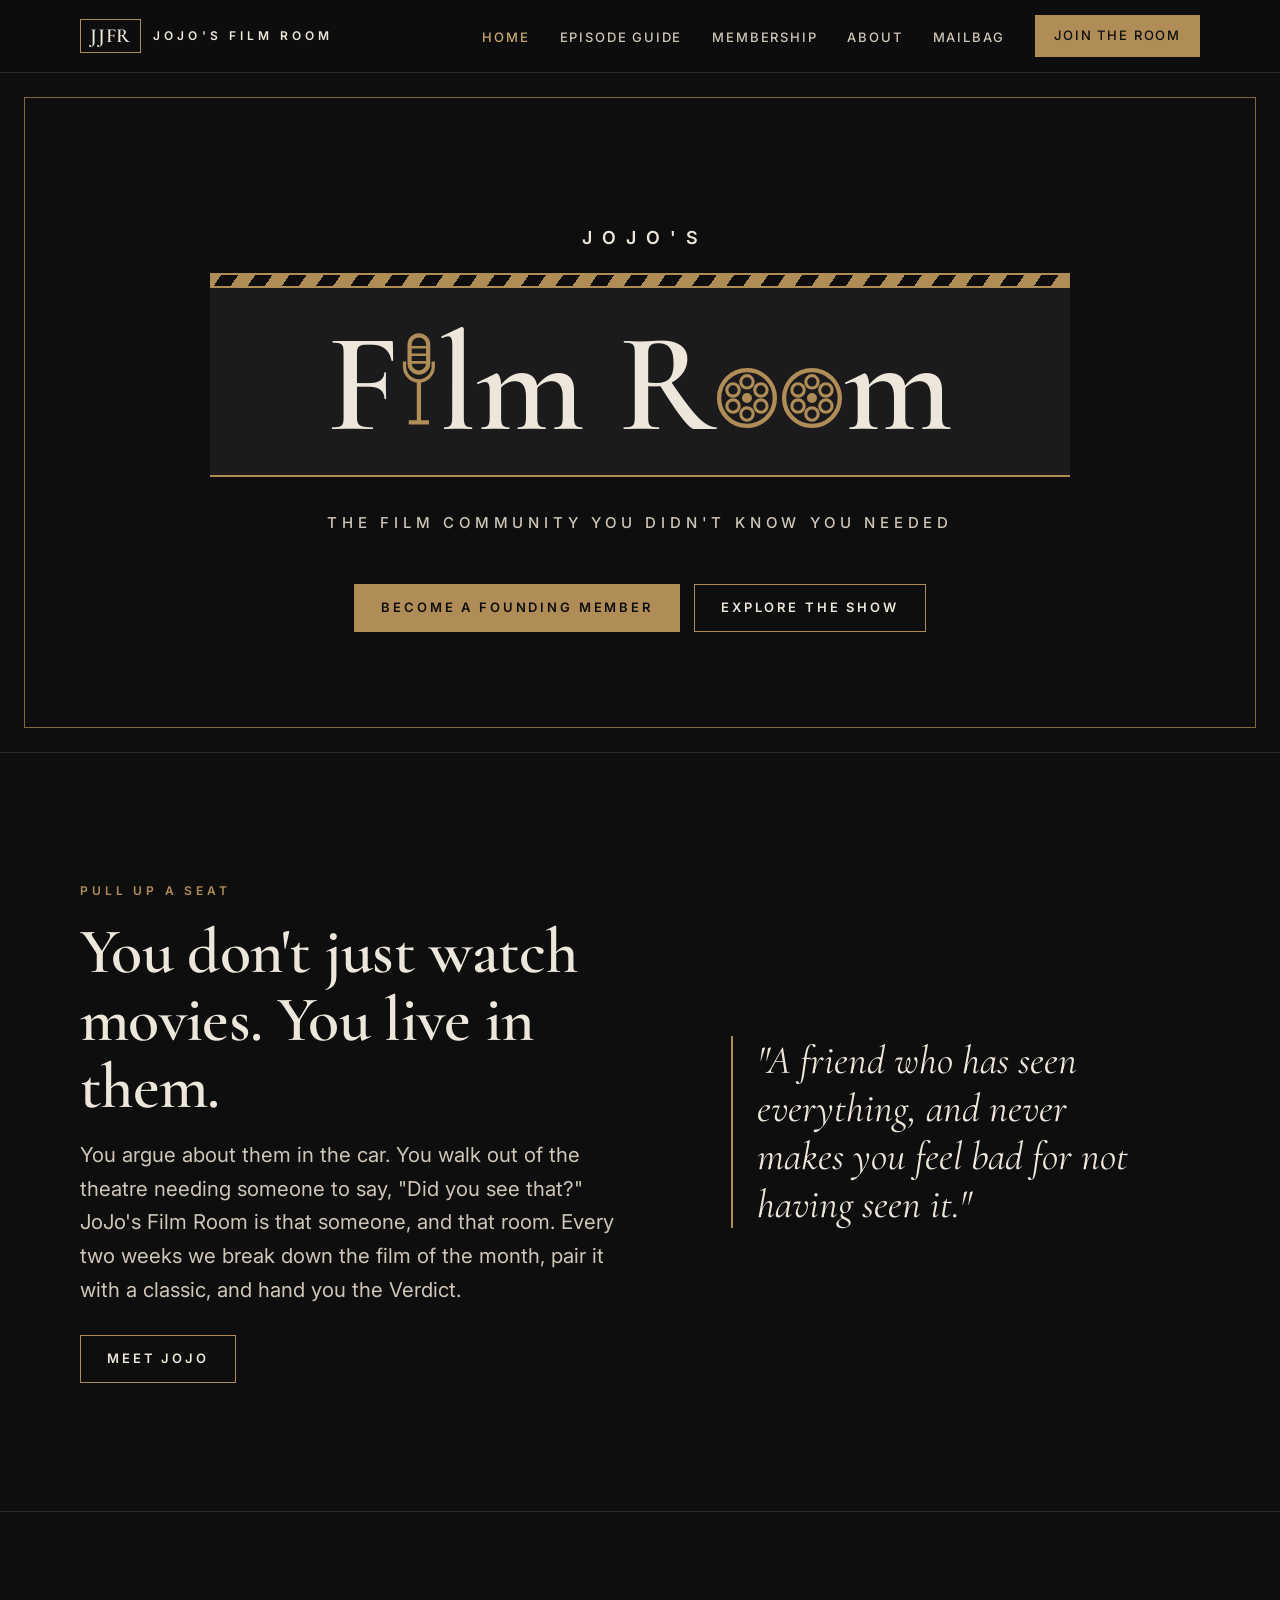
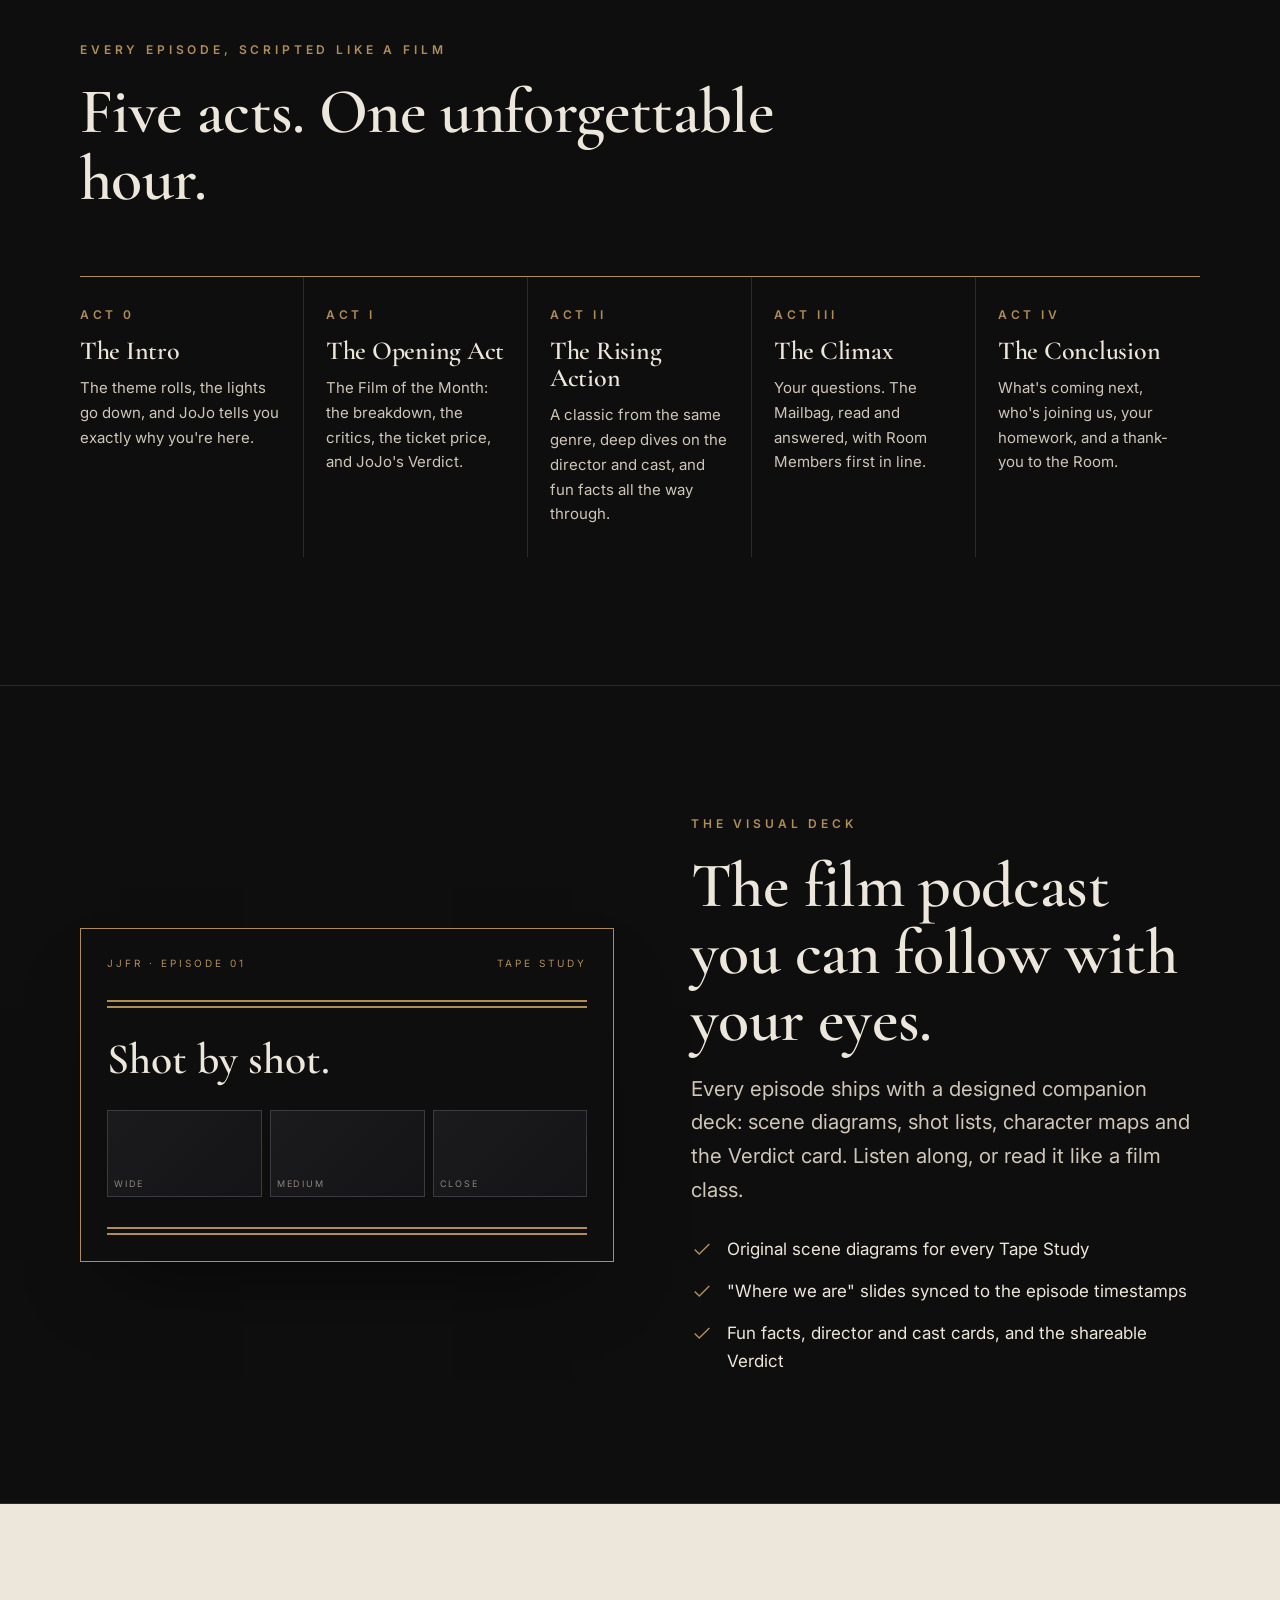
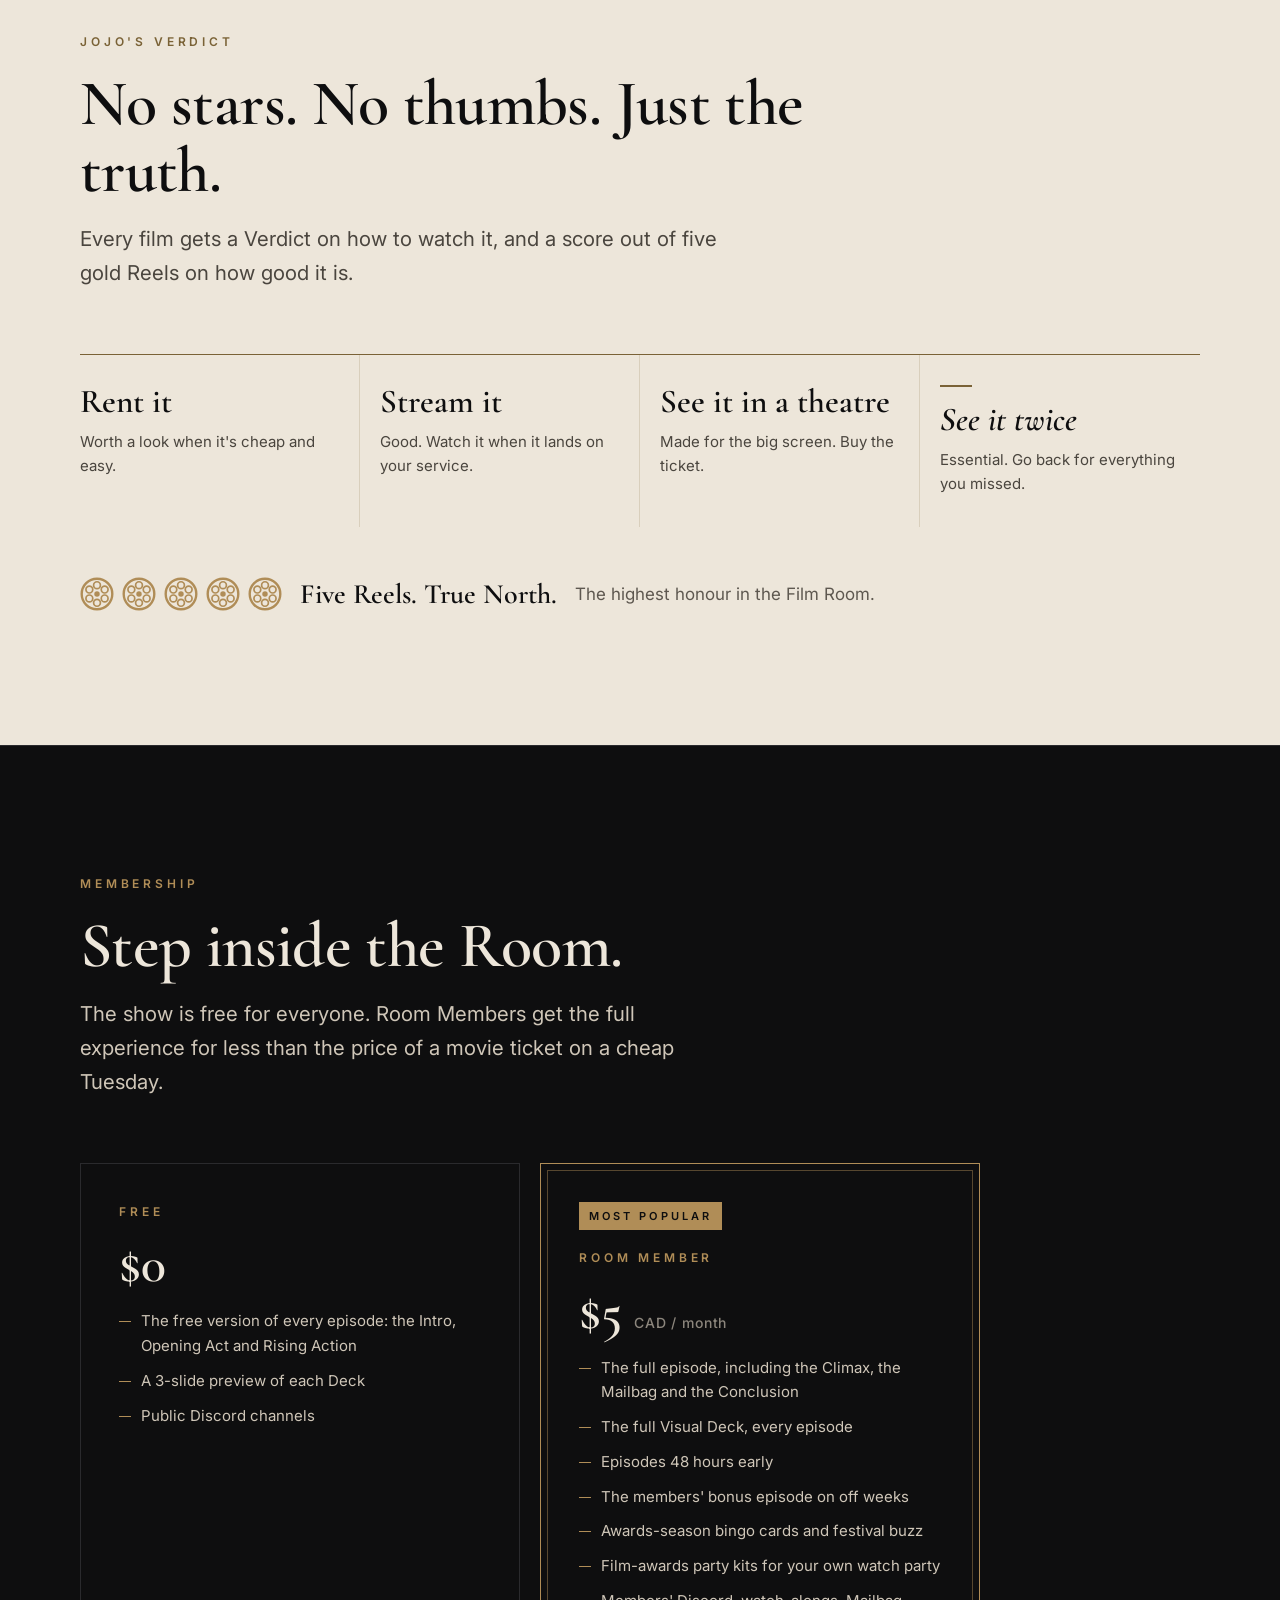
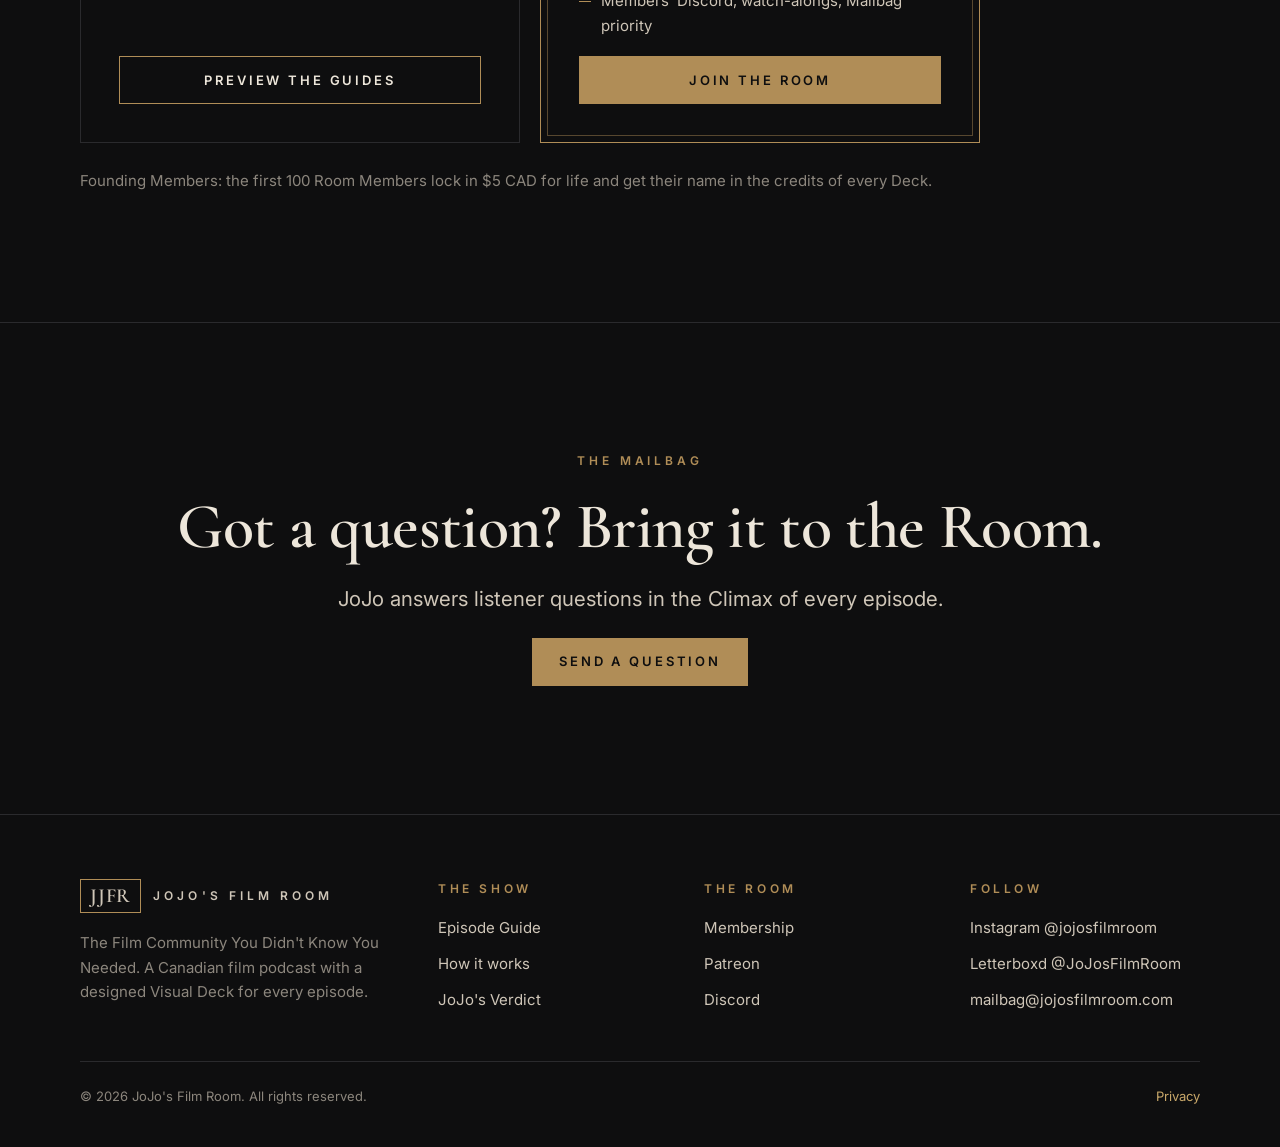
<file: index.html>
<!doctype html>
<html lang="en-CA">
<head>
<meta charset="utf-8">
<meta name="viewport" content="width=device-width, initial-scale=1">
<title>JoJo's Film Room | The Film Community You Didn't Know You Needed</title>
<meta name="description" content="A Canadian film podcast with a designed Visual Deck for every episode. New film of the month, a classic pairing, and JoJo's Verdict.">
<meta name="theme-color" content="#0E0E0F">
<link rel="canonical" href="https://jojosfilmroom.com/">
<meta property="og:type" content="website">
<meta property="og:site_name" content="JoJo's Film Room">
<meta property="og:title" content="JoJo's Film Room | The Film Community You Didn't Know You Needed">
<meta property="og:description" content="A Canadian film podcast with a designed Visual Deck for every episode. New film of the month, a classic pairing, and JoJo's Verdict.">
<meta property="og:image" content="https://jojosfilmroom.com/assets/og-image.png">
<meta name="twitter:card" content="summary_large_image">
<link rel="icon" href="assets/favicon.svg" type="image/svg+xml">
<link rel="icon" href="assets/favicon-32.png" sizes="32x32" type="image/png">
<link rel="apple-touch-icon" href="assets/apple-touch-icon.png">
<link rel="preconnect" href="https://fonts.googleapis.com">
<link rel="preconnect" href="https://fonts.gstatic.com" crossorigin>
<link href="https://fonts.googleapis.com/css2?family=Cormorant+Garamond:ital,wght@0,600;1,600&family=Inter:wght@400;500;600&display=swap" rel="stylesheet">
<link rel="stylesheet" href="assets/site.css">
</head>
<body>
<a class="skip" href="#main">Skip to content</a>
<header class="site-header">
  <nav class="wrap nav" aria-label="Main">
    <a class="brand" href="index.html" aria-label="JoJo's Film Room home"><span class="mono">JJFR</span><span class="name">JoJo's Film Room</span></a>
    <button class="menu-toggle" aria-expanded="false" aria-controls="menu" aria-label="Open menu"><svg width="22" height="22" viewBox="0 0 24 24" fill="none" stroke="currentColor" stroke-width="1.6" aria-hidden="true"><path d="M3 7h18M3 12h18M3 17h18"/></svg></button>
    <ul class="menu" id="menu"><li><a href="index.html" aria-current="page">Home</a></li><li><a href="episodes.html">Episode Guide</a></li><li><a href="membership.html">Membership</a></li><li><a href="about.html">About</a></li><li><a href="mailbag.html">Mailbag</a></li><li><a class="btn btn-gold" href="https://www.patreon.com/JJFR">Join the Room</a></li></ul>
  </nav>
</header>
<main id="main">

<section class="hero" aria-labelledby="h-hero">
  <div class="wrap">
    <h1 id="h-hero" class="visually-hidden" style="position:absolute;left:-9999px">JoJo's Film Room</h1>
    <div class="wordmark" role="img" aria-label="JoJo's Film Room">
  <span class="jojos" aria-hidden="true">JoJo's</span>
  <div class="clapbar" aria-hidden="true"></div>
  <div class="band" aria-hidden="true"><span class="fr">F<svg class="ico-mic" viewBox="0 0 40 110" aria-hidden="true"><rect x="9" y="3" width="22" height="44" rx="11" fill="none" stroke="#B08D57" stroke-width="5"/><path d="M9 17 H31 M9 26 H31 M9 35 H31" stroke="#B08D57" stroke-width="3"/><path d="M3 34 V40 a17 17 0 0 0 34 0 V34" fill="none" stroke="#B08D57" stroke-width="4"/><path d="M20 57 V104 M8 106 H32" stroke="#B08D57" stroke-width="5"/></svg>lm R<svg class="ico-reel" viewBox="0 0 100 100" aria-hidden="true"><circle cx="50" cy="50" r="45" fill="none" stroke="#B08D57" stroke-width="7"/><circle cx="50" cy="50" r="8" fill="#B08D57"/><circle cx="50" cy="24" r="10" fill="none" stroke="#B08D57" stroke-width="5"/><circle cx="72.5" cy="37" r="10" fill="none" stroke="#B08D57" stroke-width="5"/><circle cx="72.5" cy="63" r="10" fill="none" stroke="#B08D57" stroke-width="5"/><circle cx="50" cy="76" r="10" fill="none" stroke="#B08D57" stroke-width="5"/><circle cx="27.5" cy="63" r="10" fill="none" stroke="#B08D57" stroke-width="5"/><circle cx="27.5" cy="37" r="10" fill="none" stroke="#B08D57" stroke-width="5"/></svg><svg class="ico-reel" viewBox="0 0 100 100" aria-hidden="true"><circle cx="50" cy="50" r="45" fill="none" stroke="#B08D57" stroke-width="7"/><circle cx="50" cy="50" r="8" fill="#B08D57"/><circle cx="50" cy="24" r="10" fill="none" stroke="#B08D57" stroke-width="5"/><circle cx="72.5" cy="37" r="10" fill="none" stroke="#B08D57" stroke-width="5"/><circle cx="72.5" cy="63" r="10" fill="none" stroke="#B08D57" stroke-width="5"/><circle cx="50" cy="76" r="10" fill="none" stroke="#B08D57" stroke-width="5"/><circle cx="27.5" cy="63" r="10" fill="none" stroke="#B08D57" stroke-width="5"/><circle cx="27.5" cy="37" r="10" fill="none" stroke="#B08D57" stroke-width="5"/></svg>m</span></div>
  <div class="rule" aria-hidden="true"></div>
</div>
    <p class="tag" style="text-align:center">The Film Community You Didn't Know You Needed</p>
    <div class="btn-row"><a class="btn btn-gold" href="https://www.patreon.com/JJFR">Become a Founding Member</a><a class="btn btn-line" href="episodes.html">Explore the show</a></div>
  </div>
</section>

<section class="reveal" aria-labelledby="h-intro">
  <div class="wrap split">
    <div class="sec-head" style="margin:0">
      <span class="label">Pull up a seat</span>
      <h2 id="h-intro">You don't just watch movies. You live in them.</h2>
      <p class="lede">You argue about them in the car. You walk out of the theatre needing someone to say, "Did you see that?" JoJo's Film Room is that someone, and that room. Every two weeks we break down the film of the month, pair it with a classic, and hand you the Verdict.</p>
      <div class="btn-row" style="margin-top:10px"><a class="btn btn-line" href="about.html">Meet JoJo</a></div>
    </div>
    <blockquote class="quote">"A friend who has seen everything, and never makes you feel bad for not having seen it."</blockquote>
  </div>
</section>

<section id="format" class="reveal" aria-labelledby="h-format">
  <div class="wrap">
    <div class="sec-head"><span class="label">Every episode, scripted like a film</span><h2 id="h-format">Five acts. One unforgettable hour.</h2></div>
    <div class="acts">
      <div class="act"><span class="num">ACT 0</span><h3>The Intro</h3><p>The theme rolls, the lights go down, and JoJo tells you exactly why you're here.</p></div>
      <div class="act"><span class="num">ACT I</span><h3>The Opening Act</h3><p>The Film of the Month: the breakdown, the critics, the ticket price, and JoJo's Verdict.</p></div>
      <div class="act"><span class="num">ACT II</span><h3>The Rising Action</h3><p>A classic from the same genre, deep dives on the director and cast, and fun facts all the way through.</p></div>
      <div class="act"><span class="num">ACT III</span><h3>The Climax</h3><p>Your questions. The Mailbag, read and answered, with Room Members first in line.</p></div>
      <div class="act"><span class="num">ACT IV</span><h3>The Conclusion</h3><p>What's coming next, who's joining us, your homework, and a thank-you to the Room.</p></div>
    </div>
  </div>
</section>

<section class="reveal" aria-labelledby="h-deck">
  <div class="wrap split">
    <div class="deck-mock" aria-hidden="true">
      <div class="top"><span>JJFR · Episode 01</span><span>Tape Study</span></div>
      <div class="bars"></div>
      <div class="title">Shot by shot.</div>
      <div class="diagram"><i data-s="WIDE"></i><i data-s="MEDIUM"></i><i data-s="CLOSE"></i></div>
      <div class="bars"></div>
    </div>
    <div>
      <div class="sec-head" style="margin-bottom:0"><span class="label">The Visual Deck</span><h2 id="h-deck">The film podcast you can follow with your eyes.</h2><p class="lede">Every episode ships with a designed companion deck: scene diagrams, shot lists, character maps and the Verdict card. Listen along, or read it like a film class.</p></div>
      <ul class="ticks">
        <li><svg viewBox="0 0 24 24" fill="none" stroke="#B08D57" stroke-width="1.6" aria-hidden="true"><path d="M4 12.5l5 5L20 6.5"/></svg><span>Original scene diagrams for every Tape Study</span></li>
        <li><svg viewBox="0 0 24 24" fill="none" stroke="#B08D57" stroke-width="1.6" aria-hidden="true"><path d="M4 12.5l5 5L20 6.5"/></svg><span>"Where we are" slides synced to the episode timestamps</span></li>
        <li><svg viewBox="0 0 24 24" fill="none" stroke="#B08D57" stroke-width="1.6" aria-hidden="true"><path d="M4 12.5l5 5L20 6.5"/></svg><span>Fun facts, director and cast cards, and the shareable Verdict</span></li>
      </ul>
    </div>
  </div>
</section>

<section id="verdict" class="bone reveal" aria-labelledby="h-verdict">
  <div class="wrap">
    <div class="sec-head"><span class="label">JoJo's Verdict</span><h2 id="h-verdict">No stars. No thumbs. Just the truth.</h2><p class="lede">Every film gets a Verdict on how to watch it, and a score out of five gold Reels on how good it is.</p></div>
    <div class="verdict">
      <div><b>Rent it</b><span>Worth a look when it's cheap and easy.</span></div>
      <div><b>Stream it</b><span>Good. Watch it when it lands on your service.</span></div>
      <div><b>See it in a theatre</b><span>Made for the big screen. Buy the ticket.</span></div>
      <div class="top"><b>See it twice</b><span>Essential. Go back for everything you missed.</span></div>
    </div>
    <div class="reels"><div class="row" aria-hidden="true"><svg class="" viewBox="0 0 100 100" aria-hidden="true"><circle cx="50" cy="50" r="45" fill="none" stroke="#B08D57" stroke-width="7"/><circle cx="50" cy="50" r="8" fill="#B08D57"/><circle cx="50" cy="24" r="10" fill="none" stroke="#B08D57" stroke-width="5"/><circle cx="72.5" cy="37" r="10" fill="none" stroke="#B08D57" stroke-width="5"/><circle cx="72.5" cy="63" r="10" fill="none" stroke="#B08D57" stroke-width="5"/><circle cx="50" cy="76" r="10" fill="none" stroke="#B08D57" stroke-width="5"/><circle cx="27.5" cy="63" r="10" fill="none" stroke="#B08D57" stroke-width="5"/><circle cx="27.5" cy="37" r="10" fill="none" stroke="#B08D57" stroke-width="5"/></svg><svg class="" viewBox="0 0 100 100" aria-hidden="true"><circle cx="50" cy="50" r="45" fill="none" stroke="#B08D57" stroke-width="7"/><circle cx="50" cy="50" r="8" fill="#B08D57"/><circle cx="50" cy="24" r="10" fill="none" stroke="#B08D57" stroke-width="5"/><circle cx="72.5" cy="37" r="10" fill="none" stroke="#B08D57" stroke-width="5"/><circle cx="72.5" cy="63" r="10" fill="none" stroke="#B08D57" stroke-width="5"/><circle cx="50" cy="76" r="10" fill="none" stroke="#B08D57" stroke-width="5"/><circle cx="27.5" cy="63" r="10" fill="none" stroke="#B08D57" stroke-width="5"/><circle cx="27.5" cy="37" r="10" fill="none" stroke="#B08D57" stroke-width="5"/></svg><svg class="" viewBox="0 0 100 100" aria-hidden="true"><circle cx="50" cy="50" r="45" fill="none" stroke="#B08D57" stroke-width="7"/><circle cx="50" cy="50" r="8" fill="#B08D57"/><circle cx="50" cy="24" r="10" fill="none" stroke="#B08D57" stroke-width="5"/><circle cx="72.5" cy="37" r="10" fill="none" stroke="#B08D57" stroke-width="5"/><circle cx="72.5" cy="63" r="10" fill="none" stroke="#B08D57" stroke-width="5"/><circle cx="50" cy="76" r="10" fill="none" stroke="#B08D57" stroke-width="5"/><circle cx="27.5" cy="63" r="10" fill="none" stroke="#B08D57" stroke-width="5"/><circle cx="27.5" cy="37" r="10" fill="none" stroke="#B08D57" stroke-width="5"/></svg><svg class="" viewBox="0 0 100 100" aria-hidden="true"><circle cx="50" cy="50" r="45" fill="none" stroke="#B08D57" stroke-width="7"/><circle cx="50" cy="50" r="8" fill="#B08D57"/><circle cx="50" cy="24" r="10" fill="none" stroke="#B08D57" stroke-width="5"/><circle cx="72.5" cy="37" r="10" fill="none" stroke="#B08D57" stroke-width="5"/><circle cx="72.5" cy="63" r="10" fill="none" stroke="#B08D57" stroke-width="5"/><circle cx="50" cy="76" r="10" fill="none" stroke="#B08D57" stroke-width="5"/><circle cx="27.5" cy="63" r="10" fill="none" stroke="#B08D57" stroke-width="5"/><circle cx="27.5" cy="37" r="10" fill="none" stroke="#B08D57" stroke-width="5"/></svg><svg class="" viewBox="0 0 100 100" aria-hidden="true"><circle cx="50" cy="50" r="45" fill="none" stroke="#B08D57" stroke-width="7"/><circle cx="50" cy="50" r="8" fill="#B08D57"/><circle cx="50" cy="24" r="10" fill="none" stroke="#B08D57" stroke-width="5"/><circle cx="72.5" cy="37" r="10" fill="none" stroke="#B08D57" stroke-width="5"/><circle cx="72.5" cy="63" r="10" fill="none" stroke="#B08D57" stroke-width="5"/><circle cx="50" cy="76" r="10" fill="none" stroke="#B08D57" stroke-width="5"/><circle cx="27.5" cy="63" r="10" fill="none" stroke="#B08D57" stroke-width="5"/><circle cx="27.5" cy="37" r="10" fill="none" stroke="#B08D57" stroke-width="5"/></svg></div><span class="serif" style="font-size:28px">Five Reels. True North.</span><span class="muted">The highest honour in the Film Room.</span></div>
  </div>
</section>

<section class="reveal" aria-labelledby="h-member">
  <div class="wrap">
    <div class="sec-head"><span class="label">Membership</span><h2 id="h-member">Step inside the Room.</h2><p class="lede">The show is free for everyone. Room Members get the full experience for less than the price of a movie ticket on a cheap Tuesday.</p></div>
    <div class="tiers" style="grid-template-columns:repeat(auto-fit,minmax(min(100%,340px),1fr));max-width:900px">
      <div class="tier"><span class="label">Free</span><div class="price">$0</div><ul><li>The free version of every episode: the Intro, Opening Act and Rising Action</li><li>A 3-slide preview of each Deck</li><li>Public Discord channels</li></ul><a class="btn btn-line" href="episodes.html">Preview the guides</a></div>
      <div class="tier feature"><span class="flag">Most popular</span><span class="label">Room Member</span><div class="price">$5 <small>CAD / month</small></div><ul><li>The full episode, including the Climax, the Mailbag and the Conclusion</li><li>The full Visual Deck, every episode</li><li>Episodes 48 hours early</li><li>The members' bonus episode on off weeks</li><li>Awards-season bingo cards and festival buzz</li><li>Film-awards party kits for your own watch party</li><li>Members' Discord, watch-alongs, Mailbag priority</li></ul><a class="btn btn-gold" href="https://www.patreon.com/JJFR">Join the Room</a></div>
    </div>
    <p class="muted" style="margin-top:26px;font-size:15px">Founding Members: the first 100 Room Members lock in $5 CAD for life and get their name in the credits of every Deck.</p>
  </div>
</section>

<section class="cta reveal" aria-labelledby="h-mail">
  <div class="wrap"><span class="label">The Mailbag</span><h2 id="h-mail">Got a question? Bring it to the Room.</h2><p class="lede">JoJo answers listener questions in the Climax of every episode.</p><a class="btn btn-gold" href="mailbag.html">Send a question</a></div>
</section>
</main>
<footer class="site-footer">
  <div class="wrap">
    <div class="foot">
      <div>
        <a class="brand" href="index.html"><span class="mono">JJFR</span><span class="name">JoJo's Film Room</span></a>
        <p class="muted" style="margin-top:18px;max-width:320px;font-size:15px">The Film Community You Didn't Know You Needed. A Canadian film podcast with a designed Visual Deck for every episode.</p>
      </div>
      <div><h4>The Show</h4><ul><li><a href="episodes.html">Episode Guide</a></li><li><a href="index.html#format">How it works</a></li><li><a href="index.html#verdict">JoJo's Verdict</a></li></ul></div>
      <div><h4>The Room</h4><ul><li><a href="membership.html">Membership</a></li><li><a href="https://www.patreon.com/JJFR">Patreon</a></li><li><a href="https://discord.gg/d5Jb58QJxV">Discord</a></li></ul></div>
      <div><h4>Follow</h4><ul><li><a href="https://www.instagram.com/jojosfilmroom">Instagram @jojosfilmroom</a></li><li><a href="https://letterboxd.com/jojosfilmroom/" target="_blank" rel="noopener">Letterboxd @JoJosFilmRoom</a></li><li><a href="mailto:mailbag@jojosfilmroom.com">mailbag@jojosfilmroom.com</a></li></ul></div>
    </div>
    <div class="legal"><span>&copy; <span data-year>2026</span> JoJo's Film Room. All rights reserved.</span><span><a href="privacy.html">Privacy</a></span></div>
  </div>
</footer>
<script src="assets/site.js" defer></script>
</body>
</html>
</file>
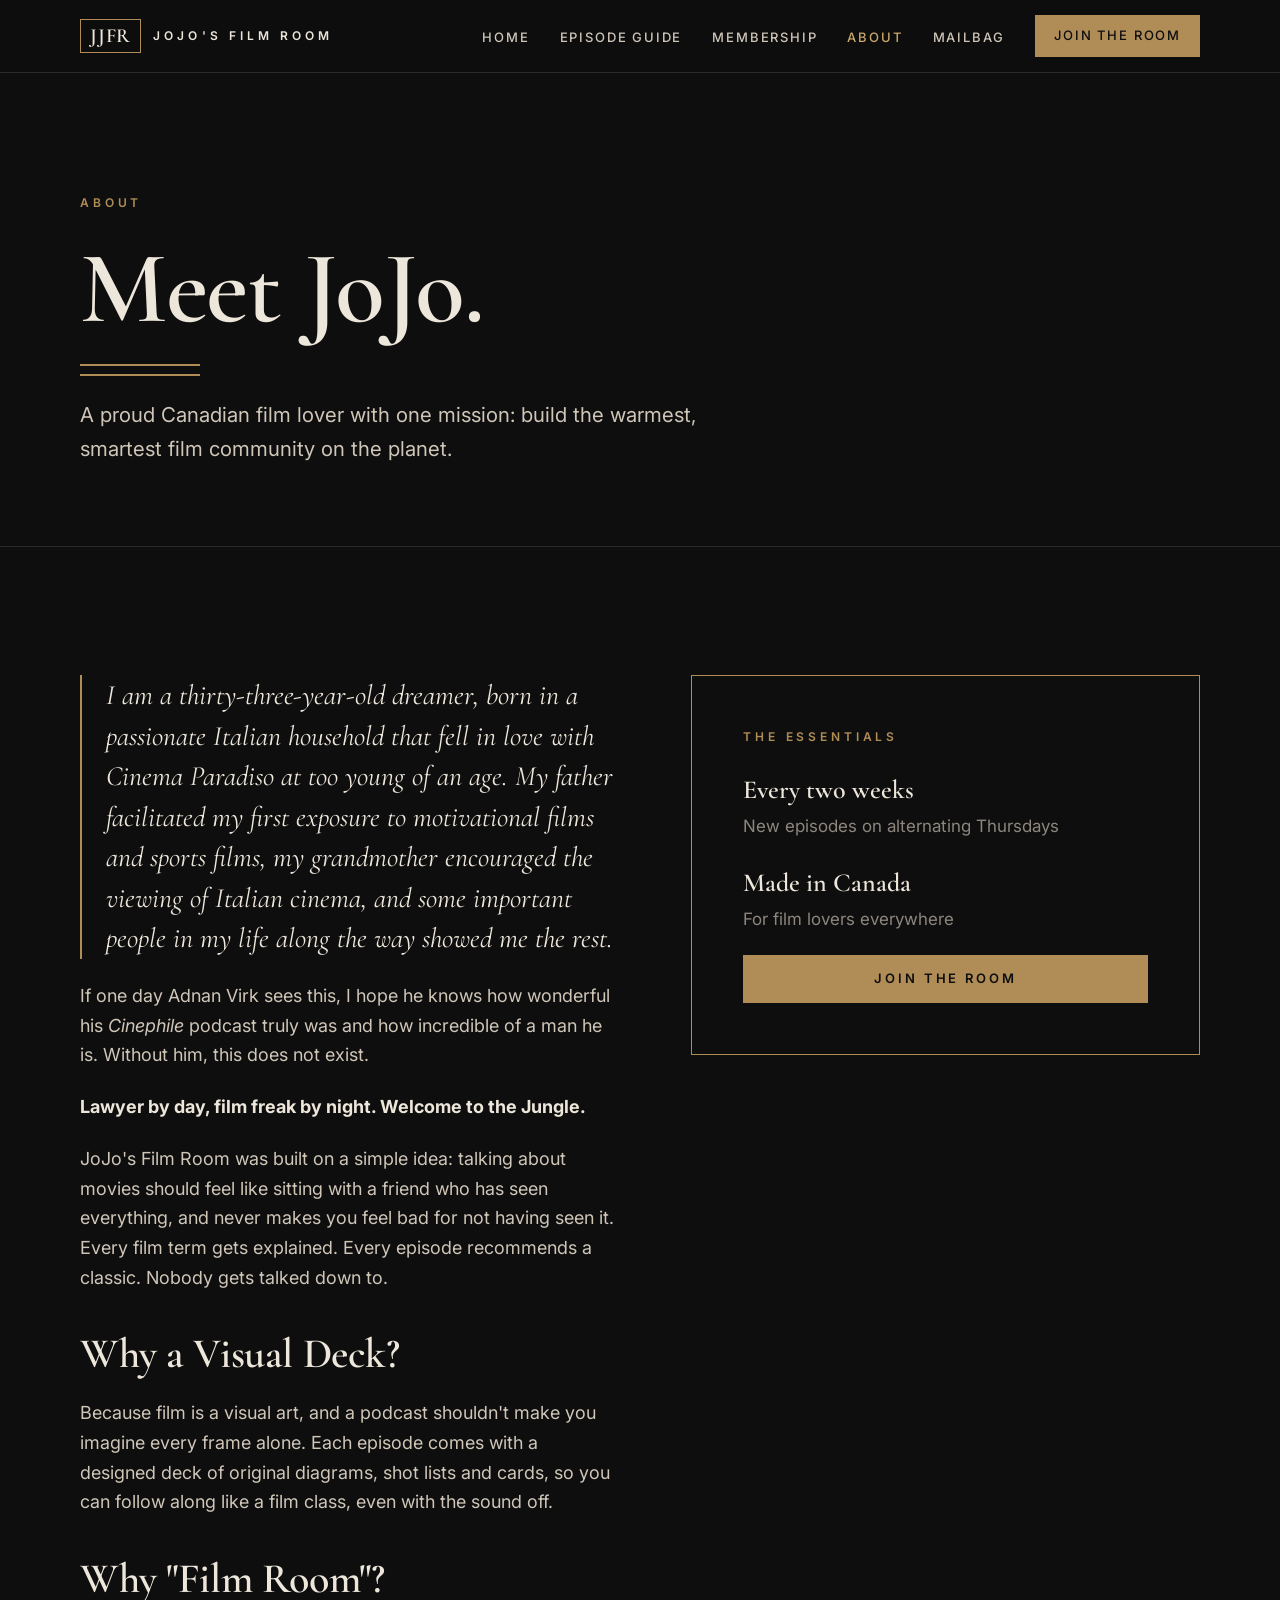
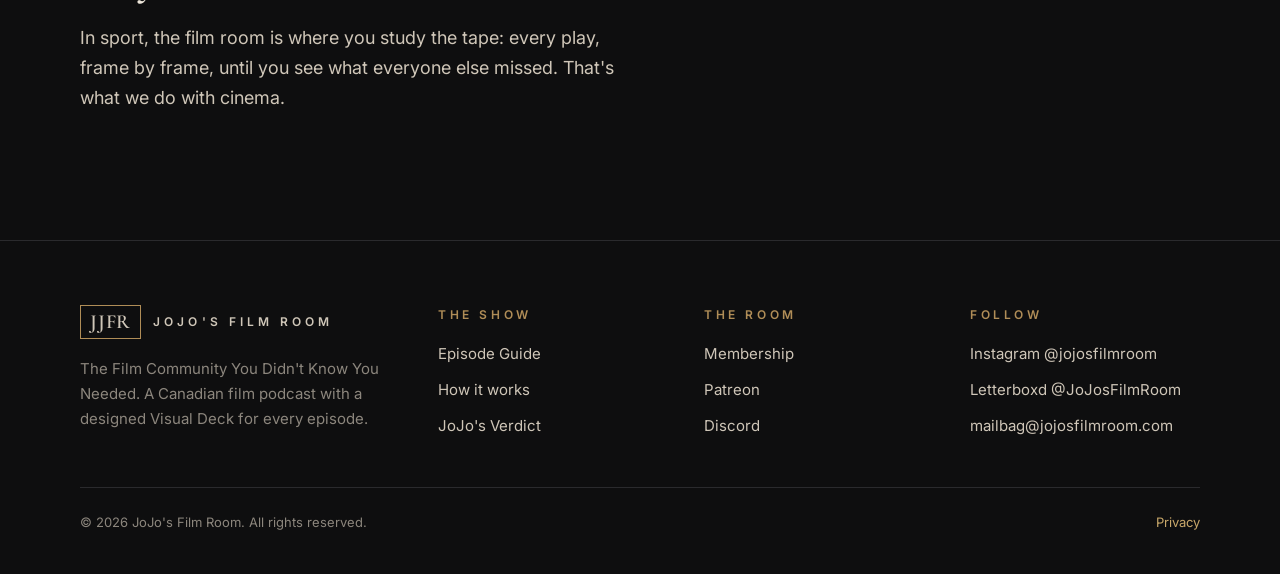
<file: about.html>
<!doctype html>
<html lang="en-CA">
<head>
<meta charset="utf-8">
<meta name="viewport" content="width=device-width, initial-scale=1">
<title>About | JoJo's Film Room</title>
<meta name="description" content="Meet JoJo, the host of JoJo's Film Room, a Canadian film podcast built around community and a designed Visual Deck for every episode.">
<meta name="theme-color" content="#0E0E0F">
<link rel="canonical" href="https://jojosfilmroom.com/about.html">
<meta property="og:type" content="website">
<meta property="og:site_name" content="JoJo's Film Room">
<meta property="og:title" content="About | JoJo's Film Room">
<meta property="og:description" content="Meet JoJo, the host of JoJo's Film Room, a Canadian film podcast built around community and a designed Visual Deck for every episode.">
<meta property="og:image" content="https://jojosfilmroom.com/assets/og-image.png">
<meta name="twitter:card" content="summary_large_image">
<link rel="icon" href="assets/favicon.svg" type="image/svg+xml">
<link rel="icon" href="assets/favicon-32.png" sizes="32x32" type="image/png">
<link rel="apple-touch-icon" href="assets/apple-touch-icon.png">
<link rel="preconnect" href="https://fonts.googleapis.com">
<link rel="preconnect" href="https://fonts.gstatic.com" crossorigin>
<link href="https://fonts.googleapis.com/css2?family=Cormorant+Garamond:ital,wght@0,600;1,600&family=Inter:wght@400;500;600&display=swap" rel="stylesheet">
<link rel="stylesheet" href="assets/site.css">
</head>
<body>
<a class="skip" href="#main">Skip to content</a>
<header class="site-header">
  <nav class="wrap nav" aria-label="Main">
    <a class="brand" href="index.html" aria-label="JoJo's Film Room home"><span class="mono">JJFR</span><span class="name">JoJo's Film Room</span></a>
    <button class="menu-toggle" aria-expanded="false" aria-controls="menu" aria-label="Open menu"><svg width="22" height="22" viewBox="0 0 24 24" fill="none" stroke="currentColor" stroke-width="1.6" aria-hidden="true"><path d="M3 7h18M3 12h18M3 17h18"/></svg></button>
    <ul class="menu" id="menu"><li><a href="index.html">Home</a></li><li><a href="episodes.html">Episode Guide</a></li><li><a href="membership.html">Membership</a></li><li><a href="about.html" aria-current="page">About</a></li><li><a href="mailbag.html">Mailbag</a></li><li><a class="btn btn-gold" href="https://www.patreon.com/JJFR">Join the Room</a></li></ul>
  </nav>
</header>
<main id="main">

<section class="page-hero"><div class="wrap"><span class="label">About</span><h1>Meet JoJo.</h1><div class="bars"></div><p class="lede">A proud Canadian film lover with one mission: build the warmest, smartest film community on the planet.</p></div></section>
<section><div class="wrap split" style="align-items:start">
  <div class="prose">
    <p class="quote" style="font-size:clamp(22px,2.4vw,28px);line-height:1.45">I am a thirty-three-year-old dreamer, born in a passionate Italian household that fell in love with <em>Cinema Paradiso</em> at too young of an age. My father facilitated my first exposure to motivational films and sports films, my grandmother encouraged the viewing of Italian cinema, and some important people in my life along the way showed me the rest.</p>
    <p>If one day Adnan Virk sees this, I hope he knows how wonderful his <em>Cinephile</em> podcast truly was and how incredible of a man he is. Without him, this does not exist.</p>
    <p><strong>Lawyer by day, film freak by night. Welcome to the Jungle.</strong></p>
    <p>JoJo's Film Room was built on a simple idea: talking about movies should feel like sitting with a friend who has seen everything, and never makes you feel bad for not having seen it. Every film term gets explained. Every episode recommends a classic. Nobody gets talked down to.</p>
    <h2>Why a Visual Deck?</h2>
    <p>Because film is a visual art, and a podcast shouldn't make you imagine every frame alone. Each episode comes with a designed deck of original diagrams, shot lists and cards, so you can follow along like a film class, even with the sound off.</p>
    <h2>Why "Film Room"?</h2>
    <p>In sport, the film room is where you study the tape: every play, frame by frame, until you see what everyone else missed. That's what we do with cinema.</p>
  </div>
  <div class="mail-card"><span class="label">The essentials</span>
    <p><strong class="serif" style="font-size:26px;color:var(--bone)">Every two weeks</strong><br><span class="muted">New episodes on alternating Thursdays</span></p>
    <p><strong class="serif" style="font-size:26px;color:var(--bone)">Made in Canada</strong><br><span class="muted">For film lovers everywhere</span></p>
        <a class="btn btn-gold" href="https://www.patreon.com/JJFR">Join the Room</a></div>
</div></section>
</main>
<footer class="site-footer">
  <div class="wrap">
    <div class="foot">
      <div>
        <a class="brand" href="index.html"><span class="mono">JJFR</span><span class="name">JoJo's Film Room</span></a>
        <p class="muted" style="margin-top:18px;max-width:320px;font-size:15px">The Film Community You Didn't Know You Needed. A Canadian film podcast with a designed Visual Deck for every episode.</p>
      </div>
      <div><h4>The Show</h4><ul><li><a href="episodes.html">Episode Guide</a></li><li><a href="index.html#format">How it works</a></li><li><a href="index.html#verdict">JoJo's Verdict</a></li></ul></div>
      <div><h4>The Room</h4><ul><li><a href="membership.html">Membership</a></li><li><a href="https://www.patreon.com/JJFR">Patreon</a></li><li><a href="https://discord.gg/d5Jb58QJxV">Discord</a></li></ul></div>
      <div><h4>Follow</h4><ul><li><a href="https://www.instagram.com/jojosfilmroom">Instagram @jojosfilmroom</a></li><li><a href="https://letterboxd.com/jojosfilmroom/" target="_blank" rel="noopener">Letterboxd @JoJosFilmRoom</a></li><li><a href="mailto:mailbag@jojosfilmroom.com">mailbag@jojosfilmroom.com</a></li></ul></div>
    </div>
    <div class="legal"><span>&copy; <span data-year>2026</span> JoJo's Film Room. All rights reserved.</span><span><a href="privacy.html">Privacy</a></span></div>
  </div>
</footer>
<script src="assets/site.js" defer></script>
</body>
</html>
</file>
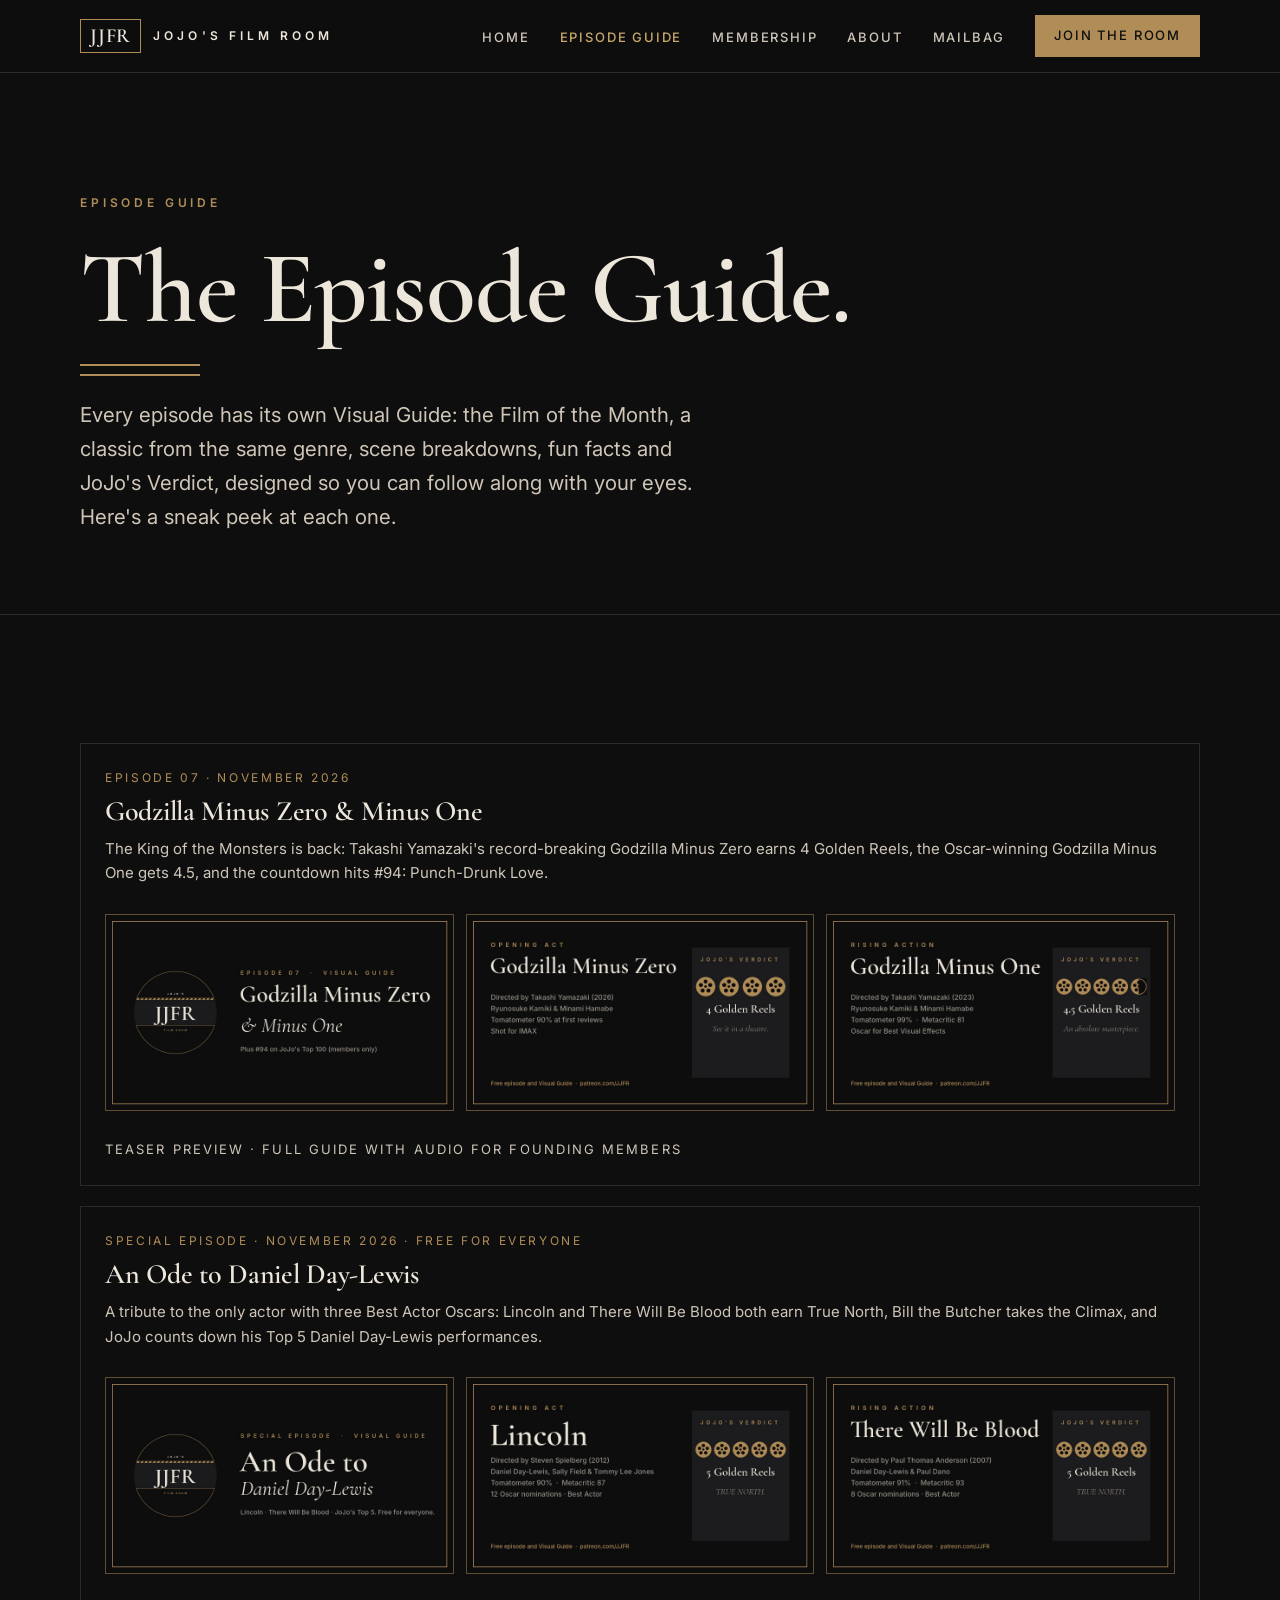
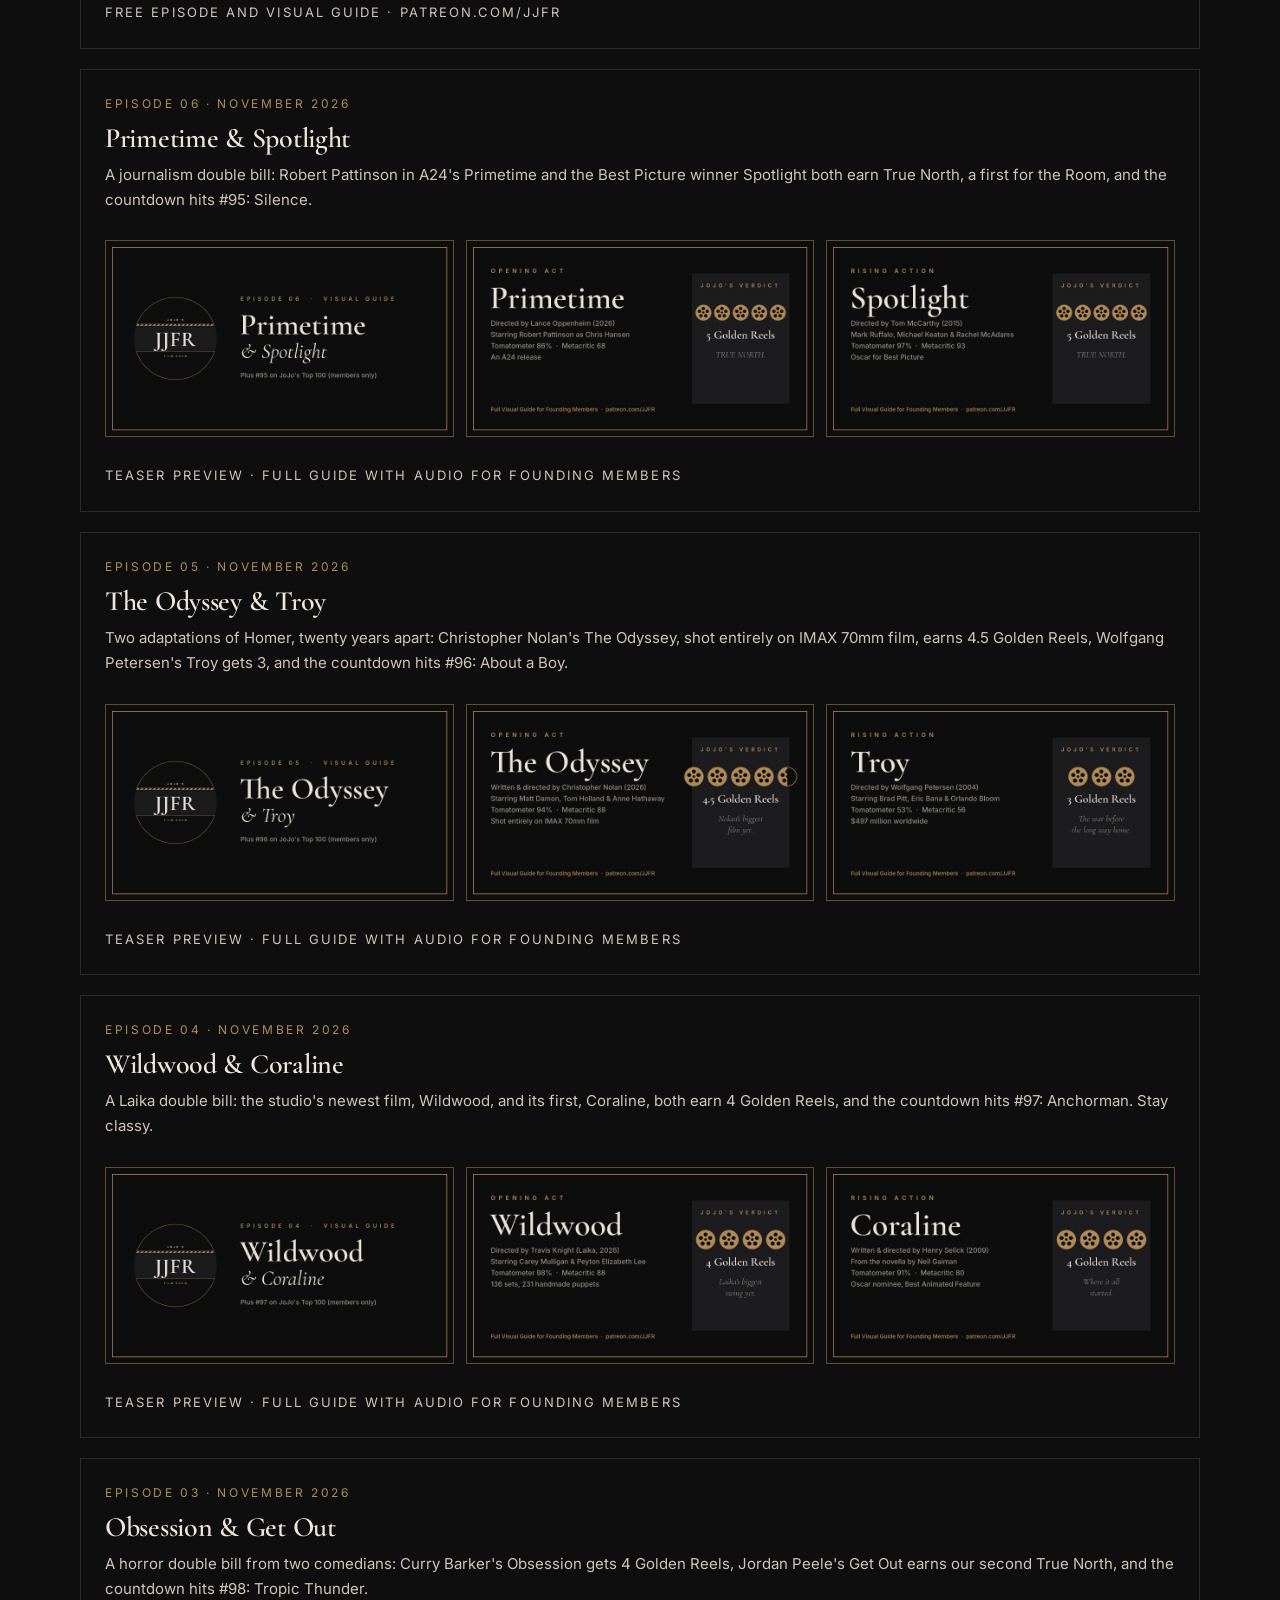
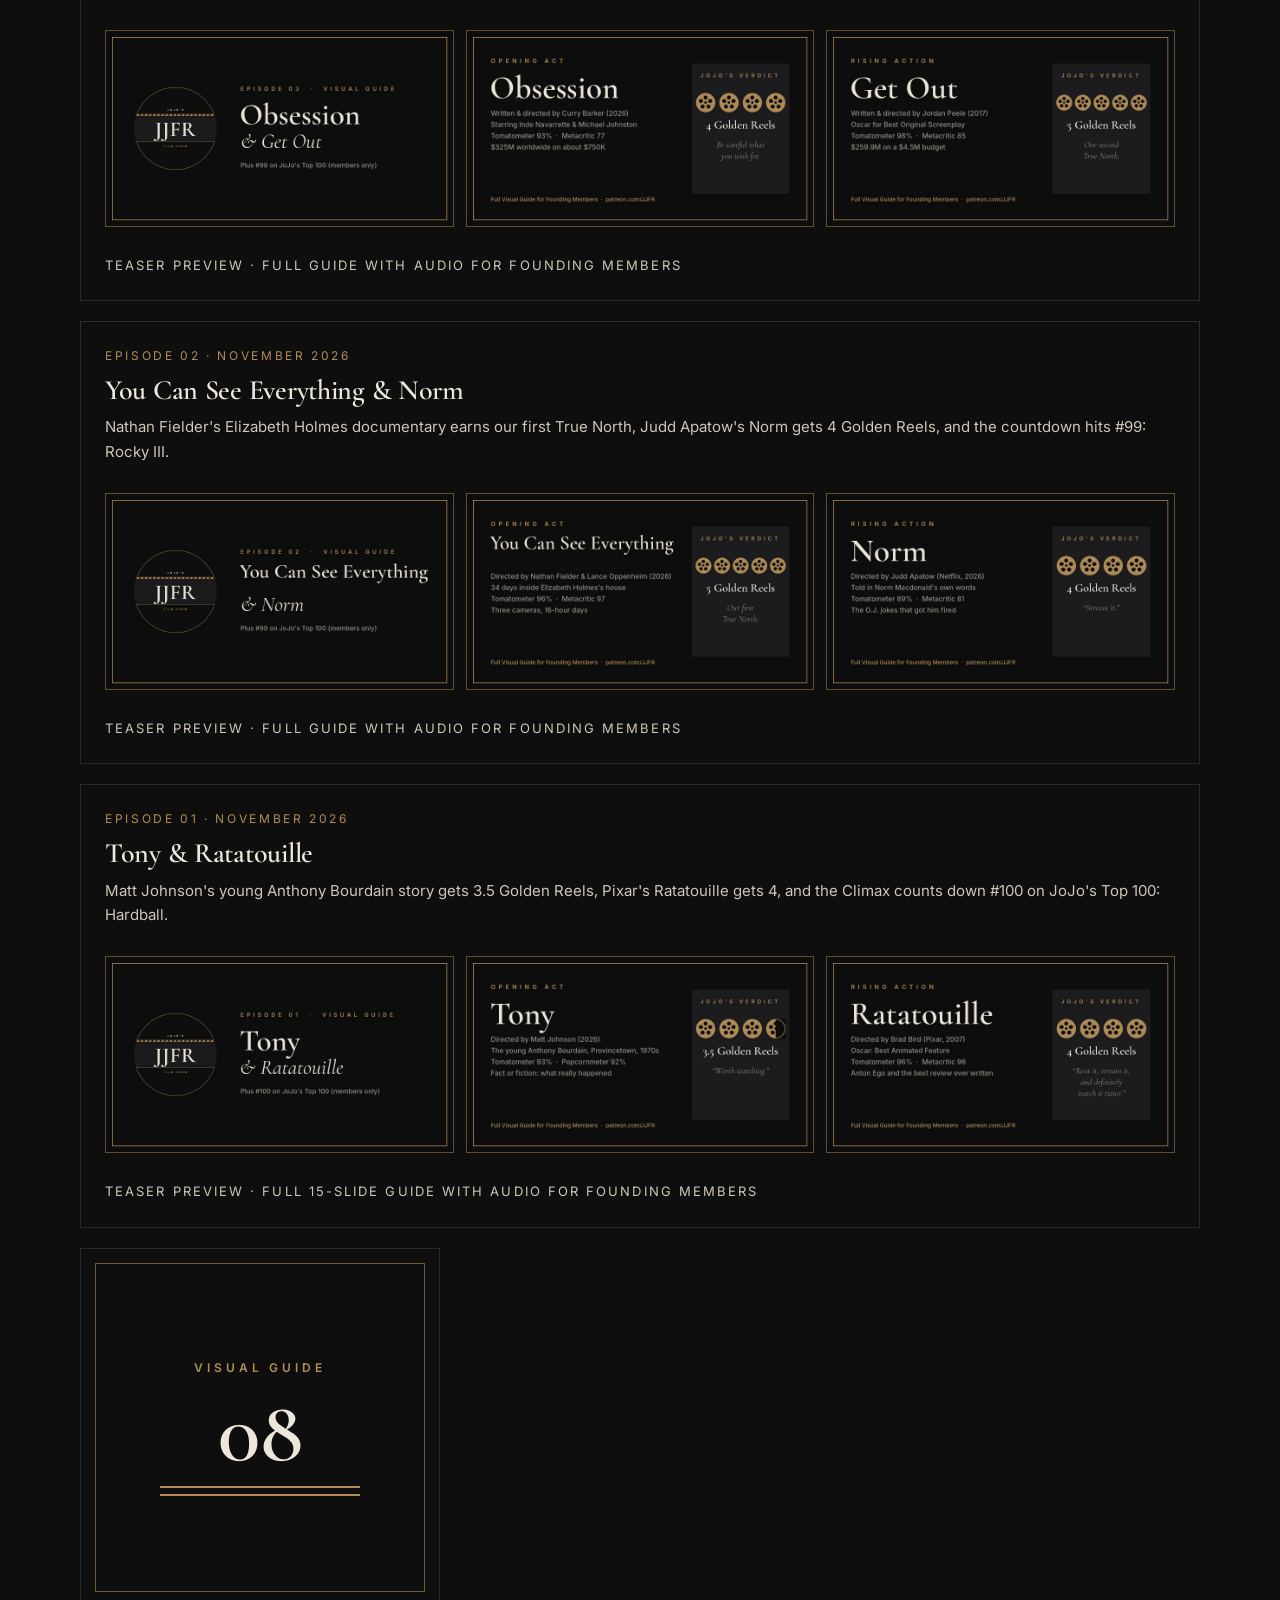
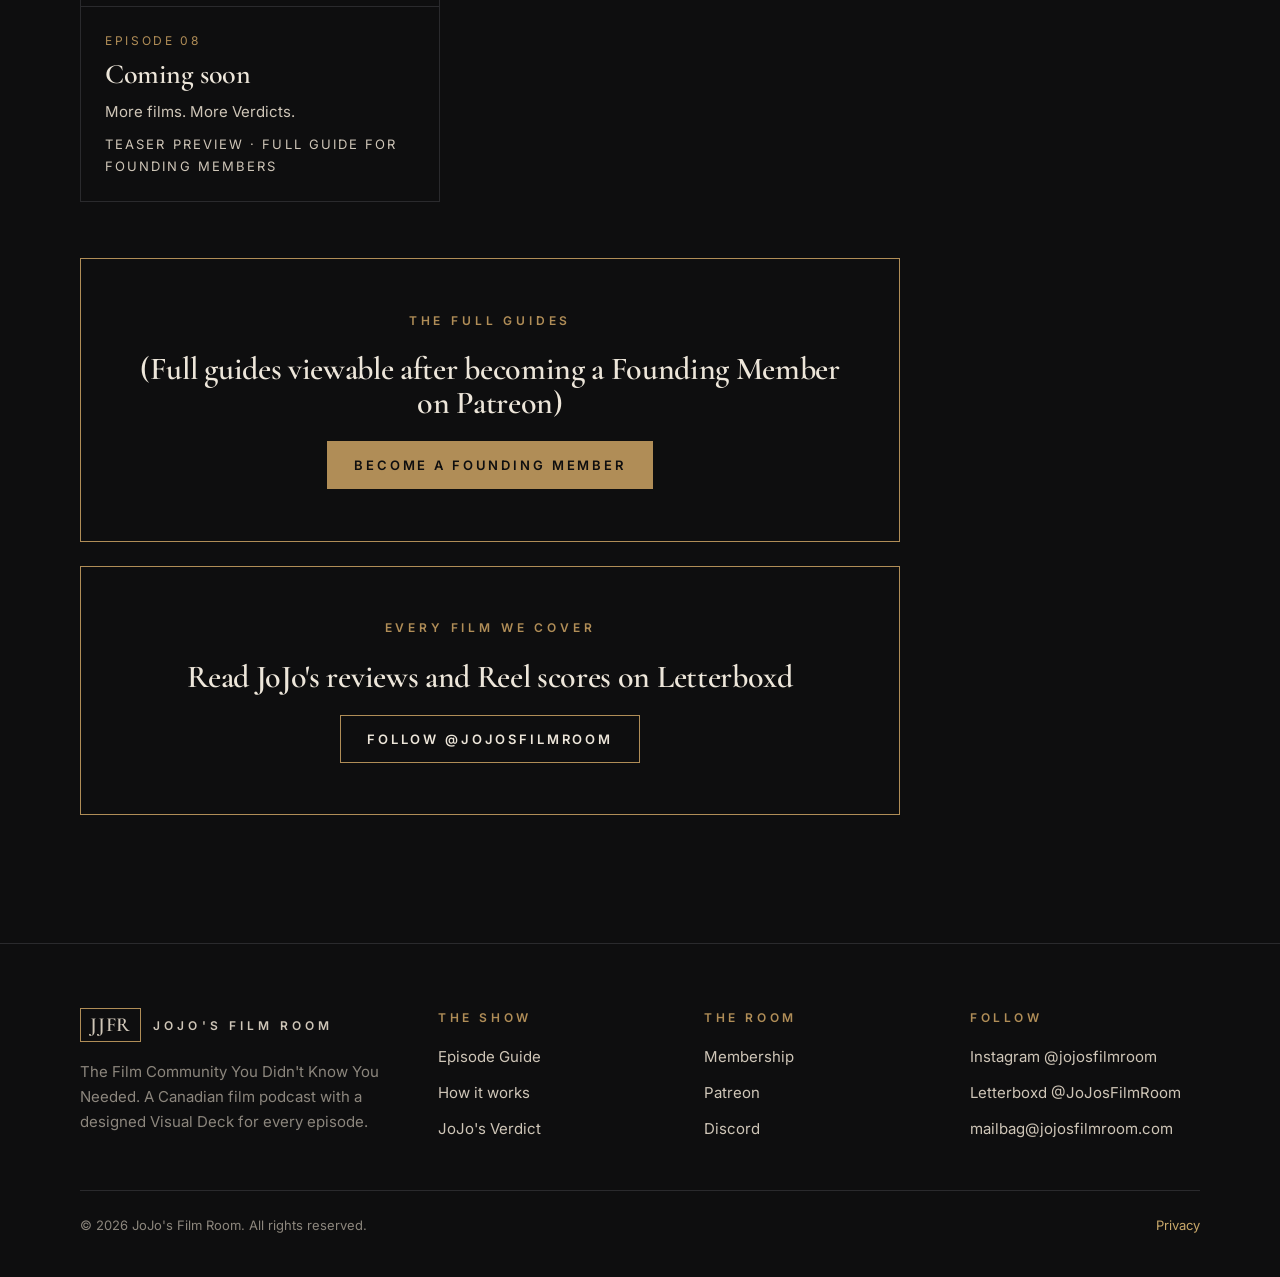
<file: episodes.html>
<!doctype html>
<html lang="en-CA">
<head>
<meta charset="utf-8">
<meta name="viewport" content="width=device-width, initial-scale=1">
<title>Episode Guide | JoJo's Film Room</title>
<meta name="description" content="The Visual Episode Guides of JoJo's Film Room: teaser previews of every episode. Full guides for Founding Members on Patreon.">
<meta name="theme-color" content="#0E0E0F">
<link rel="canonical" href="https://jojosfilmroom.com/episodes.html">
<meta property="og:type" content="website">
<meta property="og:site_name" content="JoJo's Film Room">
<meta property="og:title" content="Episode Guide | JoJo's Film Room">
<meta property="og:description" content="The Visual Episode Guides of JoJo's Film Room: teaser previews of every episode. Full guides for Founding Members on Patreon.">
<meta property="og:image" content="https://jojosfilmroom.com/assets/og-image.png">
<meta name="twitter:card" content="summary_large_image">
<link rel="icon" href="assets/favicon.svg" type="image/svg+xml">
<link rel="icon" href="assets/favicon-32.png" sizes="32x32" type="image/png">
<link rel="apple-touch-icon" href="assets/apple-touch-icon.png">
<link rel="preconnect" href="https://fonts.googleapis.com">
<link rel="preconnect" href="https://fonts.gstatic.com" crossorigin>
<link href="https://fonts.googleapis.com/css2?family=Cormorant+Garamond:ital,wght@0,600;1,600&family=Inter:wght@400;500;600&display=swap" rel="stylesheet">
<link rel="stylesheet" href="assets/site.css">
</head>
<body>
<a class="skip" href="#main">Skip to content</a>
<header class="site-header">
  <nav class="wrap nav" aria-label="Main">
    <a class="brand" href="index.html" aria-label="JoJo's Film Room home"><span class="mono">JJFR</span><span class="name">JoJo's Film Room</span></a>
    <button class="menu-toggle" aria-expanded="false" aria-controls="menu" aria-label="Open menu"><svg width="22" height="22" viewBox="0 0 24 24" fill="none" stroke="currentColor" stroke-width="1.6" aria-hidden="true"><path d="M3 7h18M3 12h18M3 17h18"/></svg></button>
    <ul class="menu" id="menu"><li><a href="index.html">Home</a></li><li><a href="episodes.html" aria-current="page">Episode Guide</a></li><li><a href="membership.html">Membership</a></li><li><a href="about.html">About</a></li><li><a href="mailbag.html">Mailbag</a></li><li><a class="btn btn-gold" href="https://www.patreon.com/JJFR">Join the Room</a></li></ul>
  </nav>
</header>
<main id="main">

<section class="page-hero"><div class="wrap"><span class="label">Episode Guide</span><h1>The Episode Guide.</h1><div class="bars"></div><p class="lede">Every episode has its own Visual Guide: the Film of the Month, a classic from the same genre, scene breakdowns, fun facts and JoJo's Verdict, designed so you can follow along with your eyes. Here's a sneak peek at each one.</p></div></section>
<section><div class="wrap">
  <div class="ep-grid">
    <article class="ep" style="grid-column:1/-1"><div class="body"><span class="meta">Episode 07 · November 2026</span><h3>Godzilla Minus Zero &amp; Minus One</h3><p>The King of the Monsters is back: Takashi Yamazaki's record-breaking Godzilla Minus Zero earns 4 Golden Reels, the Oscar-winning Godzilla Minus One gets 4.5, and the countdown hits #94: Punch-Drunk Love.</p>
      <div style="display:grid;grid-template-columns:repeat(auto-fit,minmax(220px,1fr));gap:12px;margin:18px 0">
        <img src="assets/episodes/e07-1.jpg" alt="Episode 07 Visual Guide cover: Godzilla Minus Zero and Minus One" loading="lazy" style="width:100%;height:auto;border:1px solid rgba(176,141,87,.5)">
        <img src="assets/episodes/e07-2.jpg" alt="Opening Act: Godzilla Minus Zero, 4 Golden Reels" loading="lazy" style="width:100%;height:auto;border:1px solid rgba(176,141,87,.5)">
        <img src="assets/episodes/e07-3.jpg" alt="Rising Action: Godzilla Minus One, 4.5 Golden Reels" loading="lazy" style="width:100%;height:auto;border:1px solid rgba(176,141,87,.5)">
      </div>
      <p class="muted" style="font-size:13px;letter-spacing:.16em;text-transform:uppercase">Teaser preview · Full guide with audio for Founding Members</p></div></article>
    <article class="ep" style="grid-column:1/-1"><div class="body"><span class="meta">Special Episode · November 2026 · Free for everyone</span><h3>An Ode to Daniel Day-Lewis</h3><p>A tribute to the only actor with three Best Actor Oscars: Lincoln and There Will Be Blood both earn True North, Bill the Butcher takes the Climax, and JoJo counts down his Top 5 Daniel Day-Lewis performances.</p>
      <div style="display:grid;grid-template-columns:repeat(auto-fit,minmax(220px,1fr));gap:12px;margin:18px 0">
        <img src="assets/episodes/ddl-1.jpg" alt="An Ode to Daniel Day-Lewis Visual Guide cover" loading="lazy" style="width:100%;height:auto;border:1px solid rgba(176,141,87,.5)">
        <img src="assets/episodes/ddl-2.jpg" alt="Opening Act: Lincoln, 5 Golden Reels, True North" loading="lazy" style="width:100%;height:auto;border:1px solid rgba(176,141,87,.5)">
        <img src="assets/episodes/ddl-3.jpg" alt="Rising Action: There Will Be Blood, 5 Golden Reels, True North" loading="lazy" style="width:100%;height:auto;border:1px solid rgba(176,141,87,.5)">
      </div>
      <p class="muted" style="font-size:13px;letter-spacing:.16em;text-transform:uppercase">Free episode and Visual Guide · patreon.com/JJFR</p></div></article>
    <article class="ep" style="grid-column:1/-1"><div class="body"><span class="meta">Episode 06 · November 2026</span><h3>Primetime &amp; Spotlight</h3><p>A journalism double bill: Robert Pattinson in A24's Primetime and the Best Picture winner Spotlight both earn True North, a first for the Room, and the countdown hits #95: Silence.</p>
      <div style="display:grid;grid-template-columns:repeat(auto-fit,minmax(220px,1fr));gap:12px;margin:18px 0">
        <img src="assets/episodes/e06-1.jpg" alt="Episode 06 Visual Guide cover: Primetime and Spotlight" loading="lazy" style="width:100%;height:auto;border:1px solid rgba(176,141,87,.5)">
        <img src="assets/episodes/e06-2.jpg" alt="Opening Act: Primetime, 5 Golden Reels, True North" loading="lazy" style="width:100%;height:auto;border:1px solid rgba(176,141,87,.5)">
        <img src="assets/episodes/e06-3.jpg" alt="Rising Action: Spotlight, 5 Golden Reels, True North" loading="lazy" style="width:100%;height:auto;border:1px solid rgba(176,141,87,.5)">
      </div>
      <p class="muted" style="font-size:13px;letter-spacing:.16em;text-transform:uppercase">Teaser preview · Full guide with audio for Founding Members</p></div></article>
    <article class="ep" style="grid-column:1/-1"><div class="body"><span class="meta">Episode 05 · November 2026</span><h3>The Odyssey &amp; Troy</h3><p>Two adaptations of Homer, twenty years apart: Christopher Nolan's The Odyssey, shot entirely on IMAX 70mm film, earns 4.5 Golden Reels, Wolfgang Petersen's Troy gets 3, and the countdown hits #96: About a Boy.</p>
      <div style="display:grid;grid-template-columns:repeat(auto-fit,minmax(220px,1fr));gap:12px;margin:18px 0">
        <img src="assets/episodes/e05-1.jpg" alt="Episode 05 Visual Guide cover: The Odyssey and Troy" loading="lazy" style="width:100%;height:auto;border:1px solid rgba(176,141,87,.5)">
        <img src="assets/episodes/e05-2.jpg" alt="Opening Act: The Odyssey, 4.5 Golden Reels" loading="lazy" style="width:100%;height:auto;border:1px solid rgba(176,141,87,.5)">
        <img src="assets/episodes/e05-3.jpg" alt="Rising Action: Troy, 3 Golden Reels" loading="lazy" style="width:100%;height:auto;border:1px solid rgba(176,141,87,.5)">
      </div>
      <p class="muted" style="font-size:13px;letter-spacing:.16em;text-transform:uppercase">Teaser preview · Full guide with audio for Founding Members</p></div></article>
    <article class="ep" style="grid-column:1/-1"><div class="body"><span class="meta">Episode 04 · November 2026</span><h3>Wildwood &amp; Coraline</h3><p>A Laika double bill: the studio's newest film, Wildwood, and its first, Coraline, both earn 4 Golden Reels, and the countdown hits #97: Anchorman. Stay classy.</p>
      <div style="display:grid;grid-template-columns:repeat(auto-fit,minmax(220px,1fr));gap:12px;margin:18px 0">
        <img src="assets/episodes/e04-1.jpg" alt="Episode 04 Visual Guide cover: Wildwood and Coraline" loading="lazy" style="width:100%;height:auto;border:1px solid rgba(176,141,87,.5)">
        <img src="assets/episodes/e04-2.jpg" alt="Opening Act: Wildwood, 4 Golden Reels" loading="lazy" style="width:100%;height:auto;border:1px solid rgba(176,141,87,.5)">
        <img src="assets/episodes/e04-3.jpg" alt="Rising Action: Coraline, 4 Golden Reels" loading="lazy" style="width:100%;height:auto;border:1px solid rgba(176,141,87,.5)">
      </div>
      <p class="muted" style="font-size:13px;letter-spacing:.16em;text-transform:uppercase">Teaser preview · Full guide with audio for Founding Members</p></div></article>
    <article class="ep" style="grid-column:1/-1"><div class="body"><span class="meta">Episode 03 · November 2026</span><h3>Obsession &amp; Get Out</h3><p>A horror double bill from two comedians: Curry Barker's Obsession gets 4 Golden Reels, Jordan Peele's Get Out earns our second True North, and the countdown hits #98: Tropic Thunder.</p>
      <div style="display:grid;grid-template-columns:repeat(auto-fit,minmax(220px,1fr));gap:12px;margin:18px 0">
        <img src="assets/episodes/e03-1.jpg" alt="Episode 03 Visual Guide cover: Obsession and Get Out" loading="lazy" style="width:100%;height:auto;border:1px solid rgba(176,141,87,.5)">
        <img src="assets/episodes/e03-2.jpg" alt="Opening Act: Obsession, 4 Golden Reels" loading="lazy" style="width:100%;height:auto;border:1px solid rgba(176,141,87,.5)">
        <img src="assets/episodes/e03-3.jpg" alt="Rising Action: Get Out, 5 Golden Reels, True North" loading="lazy" style="width:100%;height:auto;border:1px solid rgba(176,141,87,.5)">
      </div>
      <p class="muted" style="font-size:13px;letter-spacing:.16em;text-transform:uppercase">Teaser preview · Full guide with audio for Founding Members</p></div></article>
    <article class="ep" style="grid-column:1/-1"><div class="body"><span class="meta">Episode 02 · November 2026</span><h3>You Can See Everything &amp; Norm</h3><p>Nathan Fielder's Elizabeth Holmes documentary earns our first True North, Judd Apatow's Norm gets 4 Golden Reels, and the countdown hits #99: Rocky III.</p>
      <div style="display:grid;grid-template-columns:repeat(auto-fit,minmax(220px,1fr));gap:12px;margin:18px 0">
        <img src="assets/episodes/e02-1.jpg" alt="Episode 02 Visual Guide cover" loading="lazy" style="width:100%;height:auto;border:1px solid rgba(176,141,87,.5)">
        <img src="assets/episodes/e02-2.jpg" alt="Opening Act: You Can See Everything, 5 Golden Reels, True North" loading="lazy" style="width:100%;height:auto;border:1px solid rgba(176,141,87,.5)">
        <img src="assets/episodes/e02-3.jpg" alt="Rising Action: Norm, 4 Golden Reels" loading="lazy" style="width:100%;height:auto;border:1px solid rgba(176,141,87,.5)">
      </div>
      <p class="muted" style="font-size:13px;letter-spacing:.16em;text-transform:uppercase">Teaser preview · Full guide with audio for Founding Members</p></div></article>
    <article class="ep" style="grid-column:1/-1"><div class="body"><span class="meta">Episode 01 · November 2026</span><h3>Tony &amp; Ratatouille</h3><p>Matt Johnson's young Anthony Bourdain story gets 3.5 Golden Reels, Pixar's Ratatouille gets 4, and the Climax counts down #100 on JoJo's Top 100: Hardball.</p>
      <div style="display:grid;grid-template-columns:repeat(auto-fit,minmax(220px,1fr));gap:12px;margin:18px 0">
        <img src="assets/episodes/e01-1.jpg" alt="Episode 01 Visual Guide cover: Tony and Ratatouille" loading="lazy" style="width:100%;height:auto;border:1px solid rgba(176,141,87,.5)">
        <img src="assets/episodes/e01-2.jpg" alt="Opening Act: Tony, 3.5 Golden Reels" loading="lazy" style="width:100%;height:auto;border:1px solid rgba(176,141,87,.5)">
        <img src="assets/episodes/e01-3.jpg" alt="Rising Action: Ratatouille, 4 Golden Reels" loading="lazy" style="width:100%;height:auto;border:1px solid rgba(176,141,87,.5)">
      </div>
      <p class="muted" style="font-size:13px;letter-spacing:.16em;text-transform:uppercase">Teaser preview · Full 15-slide guide with audio for Founding Members</p></div></article>
    
    <article class="ep"><div class="art" aria-hidden="true"><span class="label">Visual Guide</span><span class="n">08</span><div class="bars"></div></div><div class="body"><span class="meta">Episode 08</span><h3>Coming soon</h3><p>More films. More Verdicts.</p><p class="muted" style="font-size:13px;letter-spacing:.16em;text-transform:uppercase">Teaser preview · Full guide for Founding Members</p></div></article>
  </div>
  <div class="mail-card" style="margin-top:56px;text-align:center"><span class="label">The full guides</span><h3>(Full guides viewable after becoming a Founding Member on Patreon)</h3><div class="btn-row" style="justify-content:center"><a class="btn btn-gold" href="https://www.patreon.com/JJFR">Become a Founding Member</a></div></div>
  <div class="mail-card" style="margin-top:24px;text-align:center"><span class="label">Every film we cover</span><h3>Read JoJo's reviews and Reel scores on Letterboxd</h3><div class="btn-row" style="justify-content:center"><a class="btn btn-line" href="https://letterboxd.com/jojosfilmroom/" target="_blank" rel="noopener">Follow @JoJosFilmRoom</a></div></div>
</div></section>
</main>
<footer class="site-footer">
  <div class="wrap">
    <div class="foot">
      <div>
        <a class="brand" href="index.html"><span class="mono">JJFR</span><span class="name">JoJo's Film Room</span></a>
        <p class="muted" style="margin-top:18px;max-width:320px;font-size:15px">The Film Community You Didn't Know You Needed. A Canadian film podcast with a designed Visual Deck for every episode.</p>
      </div>
      <div><h4>The Show</h4><ul><li><a href="episodes.html">Episode Guide</a></li><li><a href="index.html#format">How it works</a></li><li><a href="index.html#verdict">JoJo's Verdict</a></li></ul></div>
      <div><h4>The Room</h4><ul><li><a href="membership.html">Membership</a></li><li><a href="https://www.patreon.com/JJFR">Patreon</a></li><li><a href="https://discord.gg/d5Jb58QJxV">Discord</a></li></ul></div>
      <div><h4>Follow</h4><ul><li><a href="https://www.instagram.com/jojosfilmroom">Instagram @jojosfilmroom</a></li><li><a href="https://letterboxd.com/jojosfilmroom/" target="_blank" rel="noopener">Letterboxd @JoJosFilmRoom</a></li><li><a href="mailto:mailbag@jojosfilmroom.com">mailbag@jojosfilmroom.com</a></li></ul></div>
    </div>
    <div class="legal"><span>&copy; <span data-year>2026</span> JoJo's Film Room. All rights reserved.</span><span><a href="privacy.html">Privacy</a></span></div>
  </div>
</footer>
<script src="assets/site.js" defer></script>
</body>
</html>
</file>
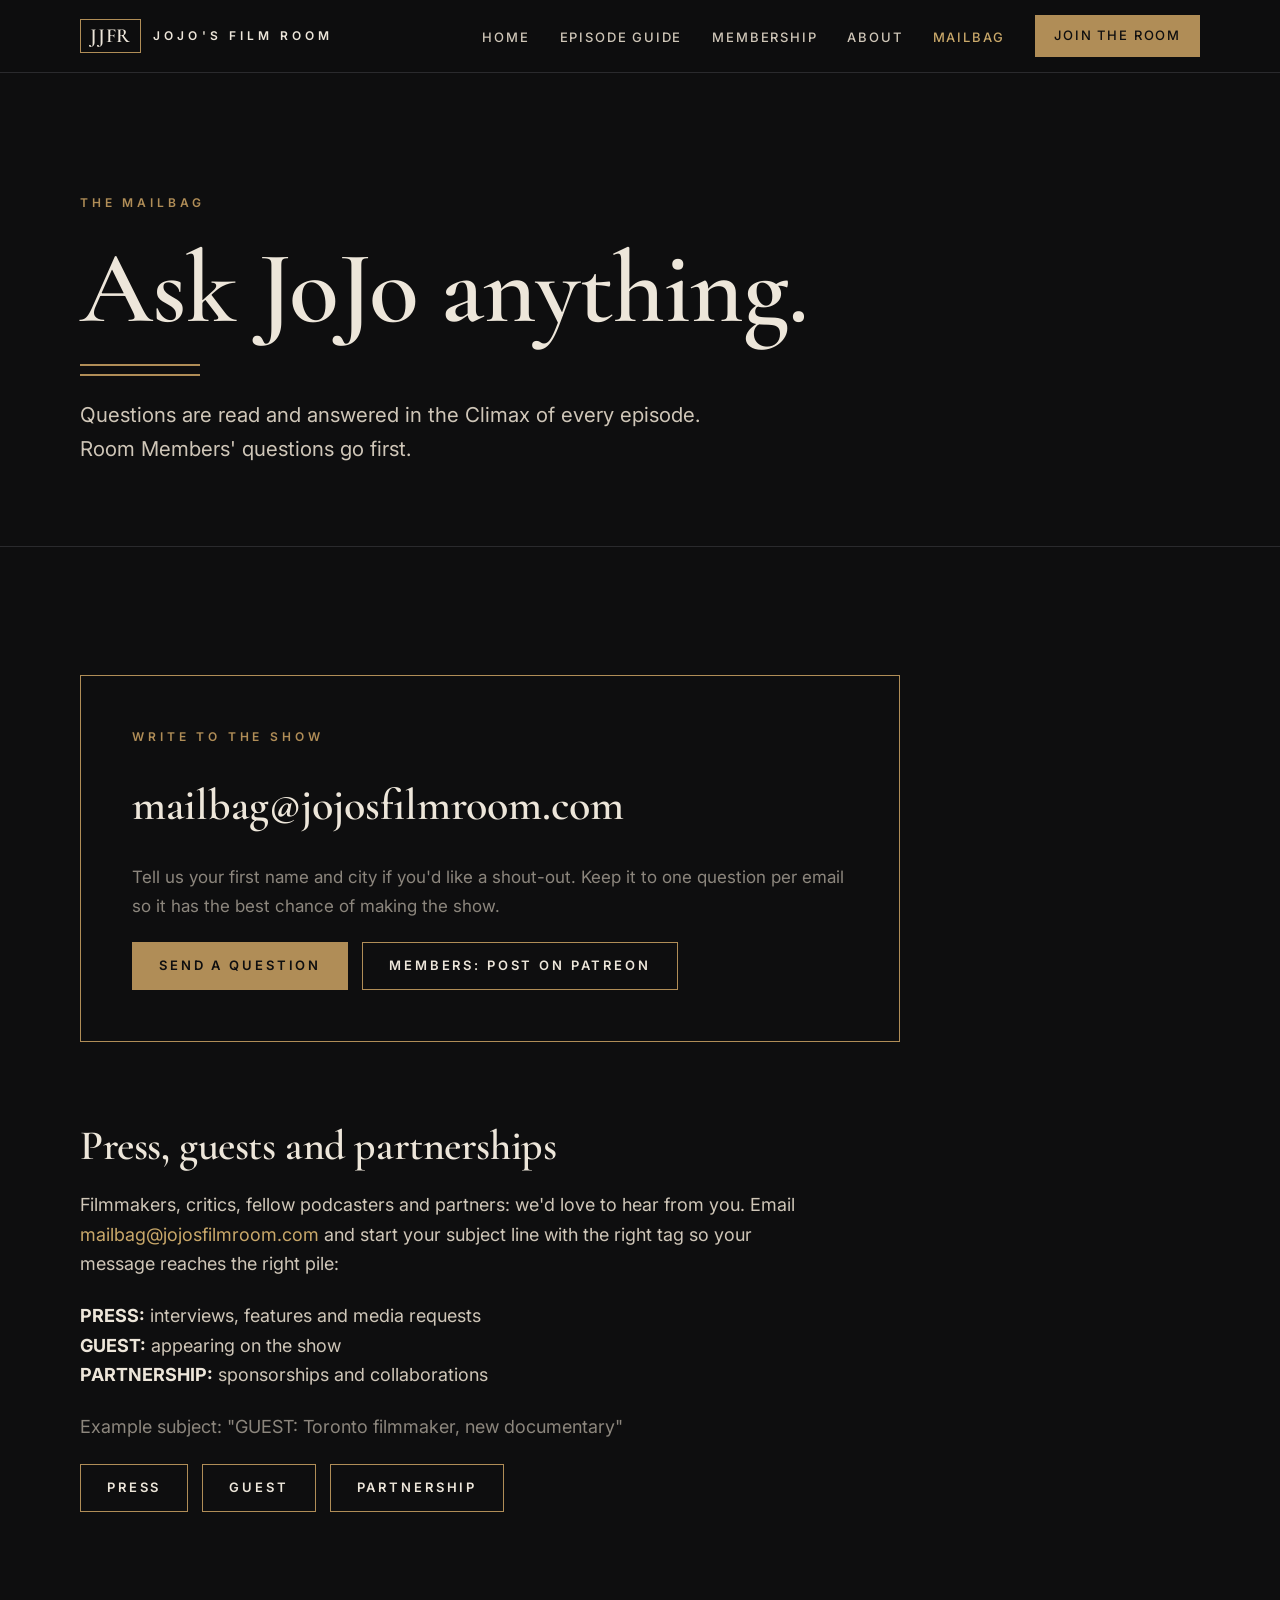
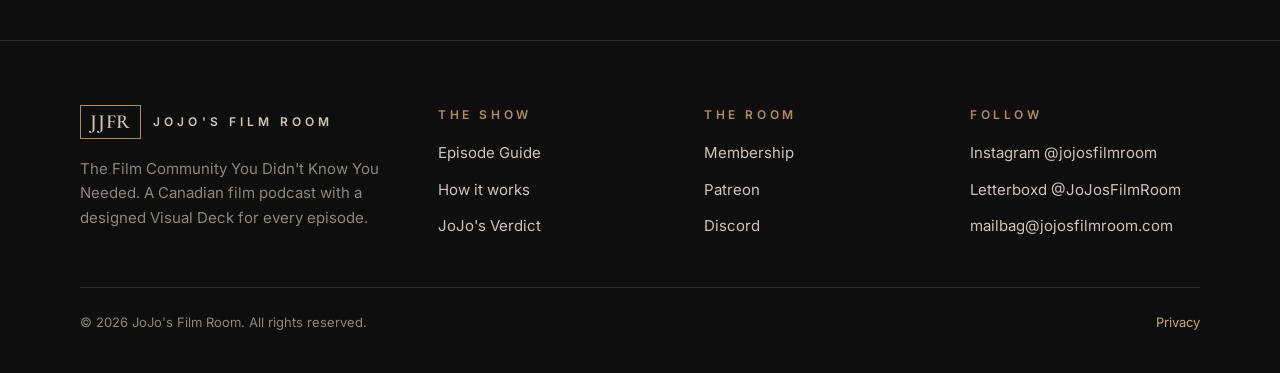
<file: mailbag.html>
<!doctype html>
<html lang="en-CA">
<head>
<meta charset="utf-8">
<meta name="viewport" content="width=device-width, initial-scale=1">
<title>Mailbag | JoJo's Film Room</title>
<meta name="description" content="Send your question to JoJo's Film Room. Questions are answered in the Climax of every episode.">
<meta name="theme-color" content="#0E0E0F">
<link rel="canonical" href="https://jojosfilmroom.com/mailbag.html">
<meta property="og:type" content="website">
<meta property="og:site_name" content="JoJo's Film Room">
<meta property="og:title" content="Mailbag | JoJo's Film Room">
<meta property="og:description" content="Send your question to JoJo's Film Room. Questions are answered in the Climax of every episode.">
<meta property="og:image" content="https://jojosfilmroom.com/assets/og-image.png">
<meta name="twitter:card" content="summary_large_image">
<link rel="icon" href="assets/favicon.svg" type="image/svg+xml">
<link rel="icon" href="assets/favicon-32.png" sizes="32x32" type="image/png">
<link rel="apple-touch-icon" href="assets/apple-touch-icon.png">
<link rel="preconnect" href="https://fonts.googleapis.com">
<link rel="preconnect" href="https://fonts.gstatic.com" crossorigin>
<link href="https://fonts.googleapis.com/css2?family=Cormorant+Garamond:ital,wght@0,600;1,600&family=Inter:wght@400;500;600&display=swap" rel="stylesheet">
<link rel="stylesheet" href="assets/site.css">
</head>
<body>
<a class="skip" href="#main">Skip to content</a>
<header class="site-header">
  <nav class="wrap nav" aria-label="Main">
    <a class="brand" href="index.html" aria-label="JoJo's Film Room home"><span class="mono">JJFR</span><span class="name">JoJo's Film Room</span></a>
    <button class="menu-toggle" aria-expanded="false" aria-controls="menu" aria-label="Open menu"><svg width="22" height="22" viewBox="0 0 24 24" fill="none" stroke="currentColor" stroke-width="1.6" aria-hidden="true"><path d="M3 7h18M3 12h18M3 17h18"/></svg></button>
    <ul class="menu" id="menu"><li><a href="index.html">Home</a></li><li><a href="episodes.html">Episode Guide</a></li><li><a href="membership.html">Membership</a></li><li><a href="about.html">About</a></li><li><a href="mailbag.html" aria-current="page">Mailbag</a></li><li><a class="btn btn-gold" href="https://www.patreon.com/JJFR">Join the Room</a></li></ul>
  </nav>
</header>
<main id="main">

<section class="page-hero"><div class="wrap"><span class="label">The Mailbag</span><h1>Ask JoJo anything.</h1><div class="bars"></div><p class="lede">Questions are read and answered in the Climax of every episode. Room Members' questions go first.</p></div></section>
<section><div class="wrap">
  <div class="mail-card">
    <span class="label">Write to the show</span>
    <a class="addr" href="mailto:mailbag@jojosfilmroom.com?subject=Mailbag%20question">mailbag@jojosfilmroom.com</a>
    <p class="muted">Tell us your first name and city if you'd like a shout-out. Keep it to one question per email so it has the best chance of making the show.</p>
    <div class="btn-row"><a class="btn btn-gold" href="mailto:mailbag@jojosfilmroom.com?subject=Mailbag%20question">Send a question</a><a class="btn btn-line" href="https://www.patreon.com/JJFR">Members: post on Patreon</a></div>
  </div>
  <div class="prose" style="margin-top:64px"><h2>Press, guests and partnerships</h2><p>Filmmakers, critics, fellow podcasters and partners: we'd love to hear from you. Email <a href="mailto:mailbag@jojosfilmroom.com">mailbag@jojosfilmroom.com</a> and start your subject line with the right tag so your message reaches the right pile:</p><p><strong>PRESS:</strong> interviews, features and media requests<br><strong>GUEST:</strong> appearing on the show<br><strong>PARTNERSHIP:</strong> sponsorships and collaborations</p><p class="muted">Example subject: "GUEST: Toronto filmmaker, new documentary"</p><div class="btn-row"><a class="btn btn-line" href="mailto:mailbag@jojosfilmroom.com?subject=PRESS%3A%20">Press</a><a class="btn btn-line" href="mailto:mailbag@jojosfilmroom.com?subject=GUEST%3A%20">Guest</a><a class="btn btn-line" href="mailto:mailbag@jojosfilmroom.com?subject=PARTNERSHIP%3A%20">Partnership</a></div></div>
</div></section>
</main>
<footer class="site-footer">
  <div class="wrap">
    <div class="foot">
      <div>
        <a class="brand" href="index.html"><span class="mono">JJFR</span><span class="name">JoJo's Film Room</span></a>
        <p class="muted" style="margin-top:18px;max-width:320px;font-size:15px">The Film Community You Didn't Know You Needed. A Canadian film podcast with a designed Visual Deck for every episode.</p>
      </div>
      <div><h4>The Show</h4><ul><li><a href="episodes.html">Episode Guide</a></li><li><a href="index.html#format">How it works</a></li><li><a href="index.html#verdict">JoJo's Verdict</a></li></ul></div>
      <div><h4>The Room</h4><ul><li><a href="membership.html">Membership</a></li><li><a href="https://www.patreon.com/JJFR">Patreon</a></li><li><a href="https://discord.gg/d5Jb58QJxV">Discord</a></li></ul></div>
      <div><h4>Follow</h4><ul><li><a href="https://www.instagram.com/jojosfilmroom">Instagram @jojosfilmroom</a></li><li><a href="https://letterboxd.com/jojosfilmroom/" target="_blank" rel="noopener">Letterboxd @JoJosFilmRoom</a></li><li><a href="mailto:mailbag@jojosfilmroom.com">mailbag@jojosfilmroom.com</a></li></ul></div>
    </div>
    <div class="legal"><span>&copy; <span data-year>2026</span> JoJo's Film Room. All rights reserved.</span><span><a href="privacy.html">Privacy</a></span></div>
  </div>
</footer>
<script src="assets/site.js" defer></script>
</body>
</html>
</file>
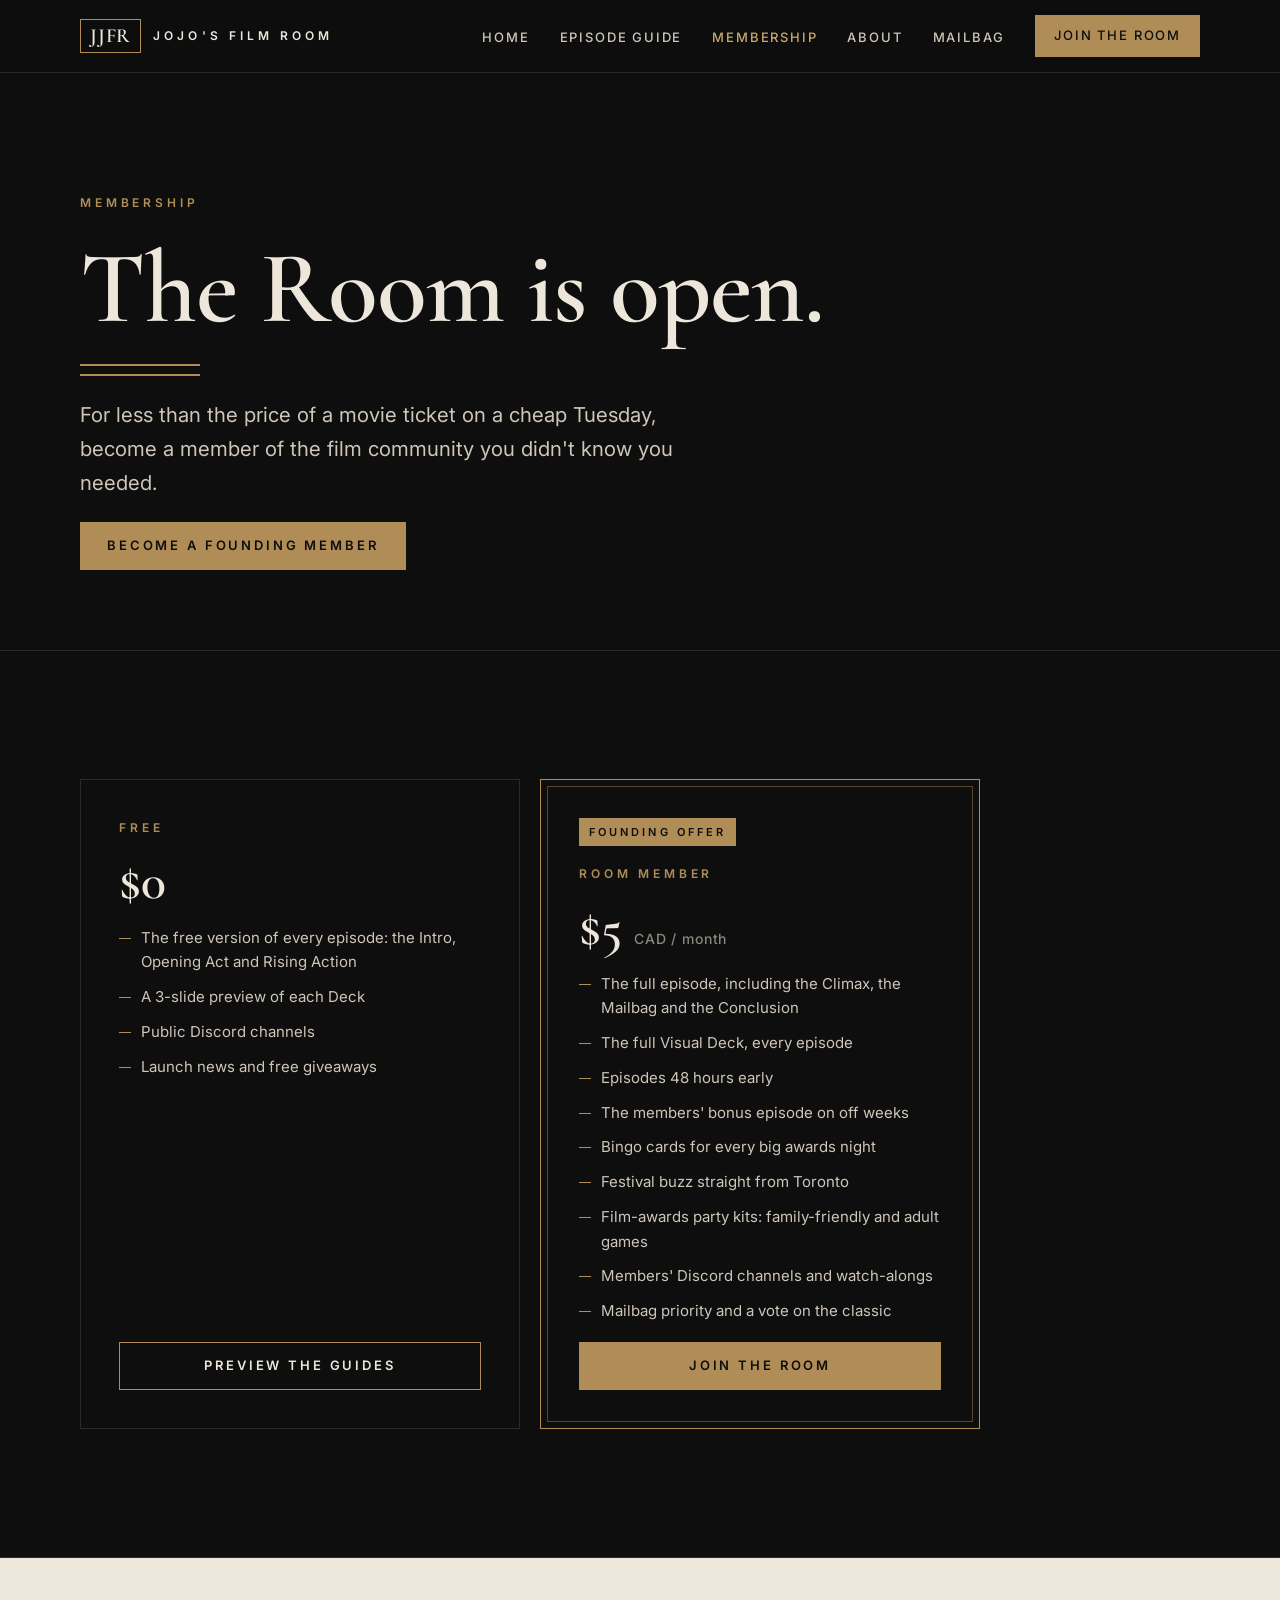
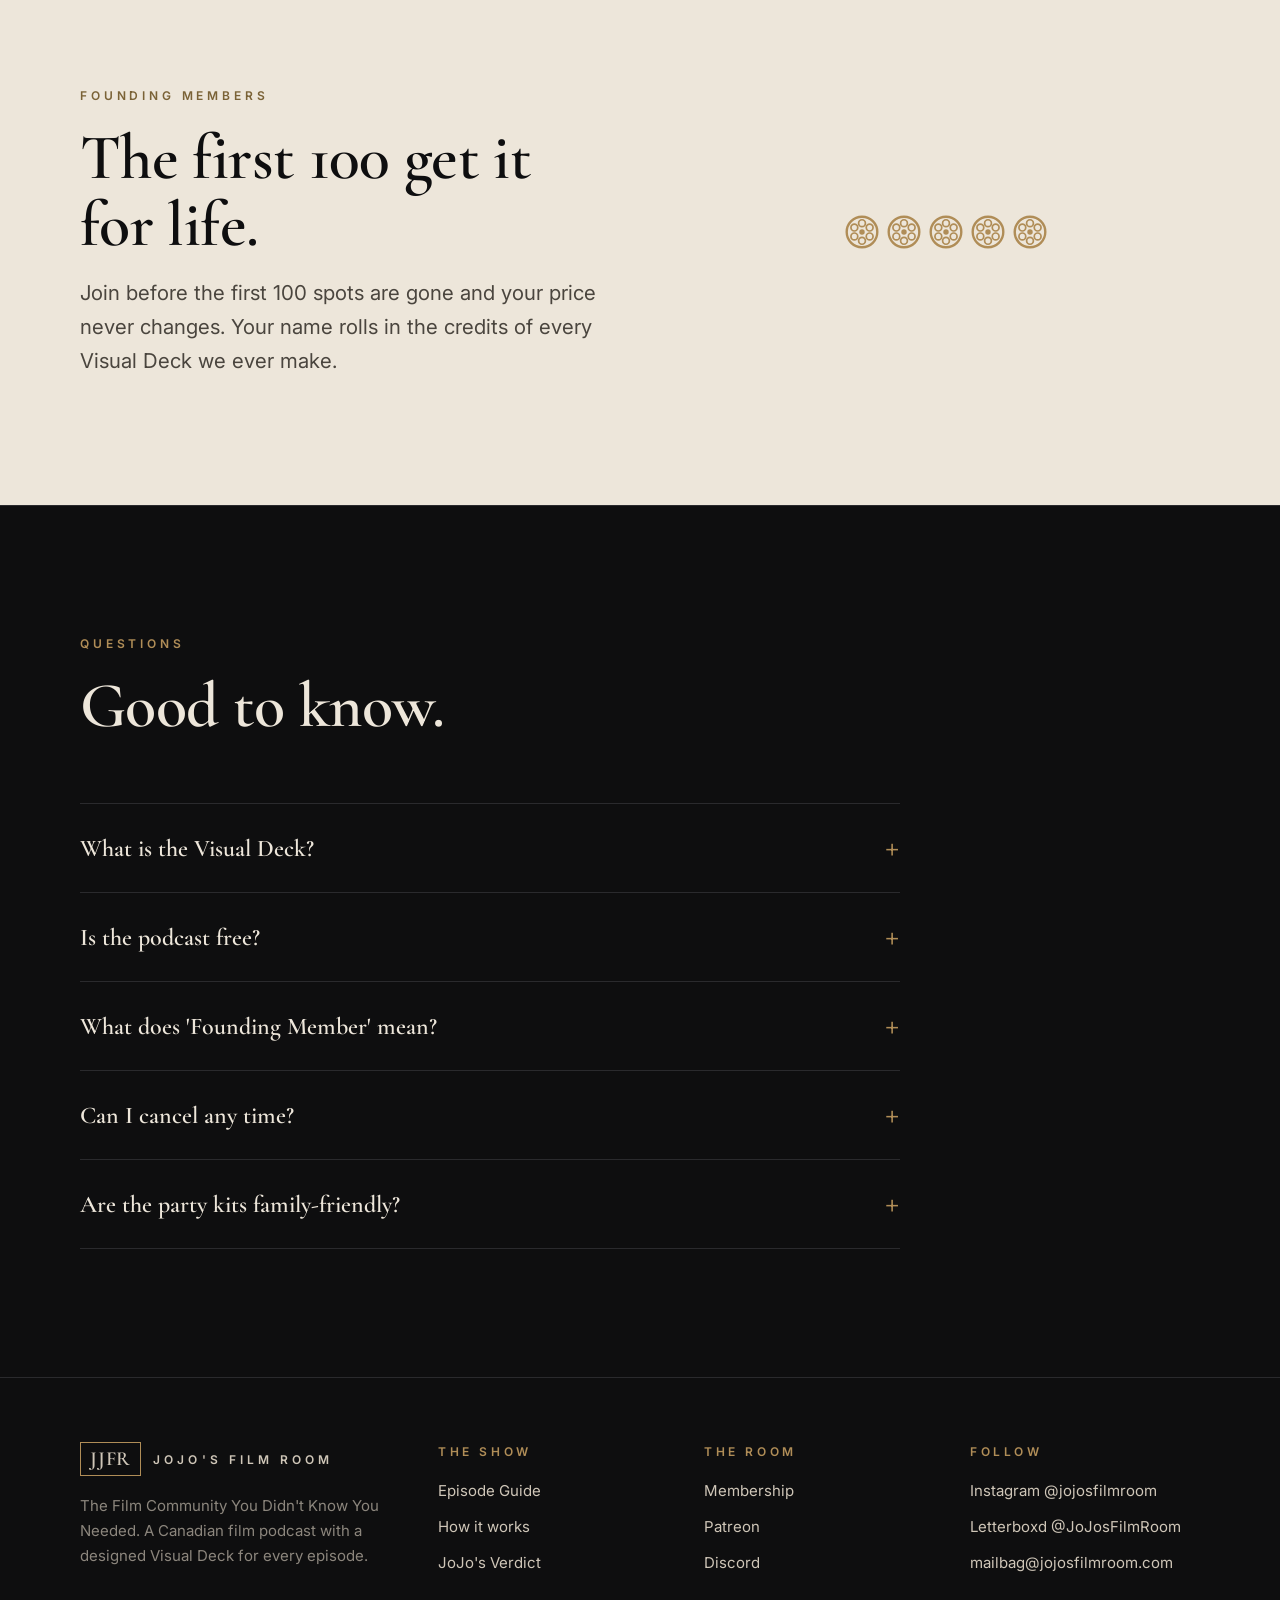
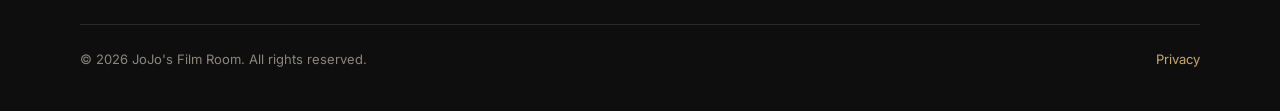
<file: membership.html>
<!doctype html>
<html lang="en-CA">
<head>
<meta charset="utf-8">
<meta name="viewport" content="width=device-width, initial-scale=1">
<title>Membership | JoJo's Film Room</title>
<meta name="description" content="Join the Room: the full Visual Deck, early episodes, a members' bonus episode and awards-season perks for $5 CAD a month.">
<meta name="theme-color" content="#0E0E0F">
<link rel="canonical" href="https://jojosfilmroom.com/membership.html">
<meta property="og:type" content="website">
<meta property="og:site_name" content="JoJo's Film Room">
<meta property="og:title" content="Membership | JoJo's Film Room">
<meta property="og:description" content="Join the Room: the full Visual Deck, early episodes, a members' bonus episode and awards-season perks for $5 CAD a month.">
<meta property="og:image" content="https://jojosfilmroom.com/assets/og-image.png">
<meta name="twitter:card" content="summary_large_image">
<link rel="icon" href="assets/favicon.svg" type="image/svg+xml">
<link rel="icon" href="assets/favicon-32.png" sizes="32x32" type="image/png">
<link rel="apple-touch-icon" href="assets/apple-touch-icon.png">
<link rel="preconnect" href="https://fonts.googleapis.com">
<link rel="preconnect" href="https://fonts.gstatic.com" crossorigin>
<link href="https://fonts.googleapis.com/css2?family=Cormorant+Garamond:ital,wght@0,600;1,600&family=Inter:wght@400;500;600&display=swap" rel="stylesheet">
<link rel="stylesheet" href="assets/site.css">
</head>
<body>
<a class="skip" href="#main">Skip to content</a>
<header class="site-header">
  <nav class="wrap nav" aria-label="Main">
    <a class="brand" href="index.html" aria-label="JoJo's Film Room home"><span class="mono">JJFR</span><span class="name">JoJo's Film Room</span></a>
    <button class="menu-toggle" aria-expanded="false" aria-controls="menu" aria-label="Open menu"><svg width="22" height="22" viewBox="0 0 24 24" fill="none" stroke="currentColor" stroke-width="1.6" aria-hidden="true"><path d="M3 7h18M3 12h18M3 17h18"/></svg></button>
    <ul class="menu" id="menu"><li><a href="index.html">Home</a></li><li><a href="episodes.html">Episode Guide</a></li><li><a href="membership.html" aria-current="page">Membership</a></li><li><a href="about.html">About</a></li><li><a href="mailbag.html">Mailbag</a></li><li><a class="btn btn-gold" href="https://www.patreon.com/JJFR">Join the Room</a></li></ul>
  </nav>
</header>
<main id="main">

<section class="page-hero"><div class="wrap"><span class="label">Membership</span><h1>The Room is open.</h1><div class="bars"></div><p class="lede">For less than the price of a movie ticket on a cheap Tuesday, become a member of the film community you didn't know you needed.</p><div class="btn-row"><a class="btn btn-gold" href="https://www.patreon.com/JJFR">Become a Founding Member</a></div></div></section>
<section><div class="wrap">
  <div class="tiers" style="grid-template-columns:repeat(auto-fit,minmax(min(100%,340px),1fr));max-width:900px">
    <div class="tier"><span class="label">Free</span><div class="price">$0</div><ul><li>The free version of every episode: the Intro, Opening Act and Rising Action</li><li>A 3-slide preview of each Deck</li><li>Public Discord channels</li><li>Launch news and free giveaways</li></ul><a class="btn btn-line" href="episodes.html">Preview the guides</a></div>
    <div class="tier feature"><span class="flag">Founding offer</span><span class="label">Room Member</span><div class="price">$5 <small>CAD / month</small></div><ul><li>The full episode, including the Climax, the Mailbag and the Conclusion</li><li>The full Visual Deck, every episode</li><li>Episodes 48 hours early</li><li>The members' bonus episode on off weeks</li><li>Bingo cards for every big awards night</li><li>Festival buzz straight from Toronto</li><li>Film-awards party kits: family-friendly and adult games</li><li>Members' Discord channels and watch-alongs</li><li>Mailbag priority and a vote on the classic</li></ul><a class="btn btn-gold" href="https://www.patreon.com/JJFR">Join the Room</a></div>
  </div>
</div></section>
<section class="bone"><div class="wrap split">
  <div class="sec-head" style="margin:0"><span class="label">Founding Members</span><h2>The first 100 get it for life.</h2><p class="lede">Join before the first 100 spots are gone and your price never changes. Your name rolls in the credits of every Visual Deck we ever make.</p></div>
  <div class="reels" style="margin:0;justify-content:center"><div class="row" aria-hidden="true"><svg class="" viewBox="0 0 100 100" aria-hidden="true"><circle cx="50" cy="50" r="45" fill="none" stroke="#B08D57" stroke-width="7"/><circle cx="50" cy="50" r="8" fill="#B08D57"/><circle cx="50" cy="24" r="10" fill="none" stroke="#B08D57" stroke-width="5"/><circle cx="72.5" cy="37" r="10" fill="none" stroke="#B08D57" stroke-width="5"/><circle cx="72.5" cy="63" r="10" fill="none" stroke="#B08D57" stroke-width="5"/><circle cx="50" cy="76" r="10" fill="none" stroke="#B08D57" stroke-width="5"/><circle cx="27.5" cy="63" r="10" fill="none" stroke="#B08D57" stroke-width="5"/><circle cx="27.5" cy="37" r="10" fill="none" stroke="#B08D57" stroke-width="5"/></svg><svg class="" viewBox="0 0 100 100" aria-hidden="true"><circle cx="50" cy="50" r="45" fill="none" stroke="#B08D57" stroke-width="7"/><circle cx="50" cy="50" r="8" fill="#B08D57"/><circle cx="50" cy="24" r="10" fill="none" stroke="#B08D57" stroke-width="5"/><circle cx="72.5" cy="37" r="10" fill="none" stroke="#B08D57" stroke-width="5"/><circle cx="72.5" cy="63" r="10" fill="none" stroke="#B08D57" stroke-width="5"/><circle cx="50" cy="76" r="10" fill="none" stroke="#B08D57" stroke-width="5"/><circle cx="27.5" cy="63" r="10" fill="none" stroke="#B08D57" stroke-width="5"/><circle cx="27.5" cy="37" r="10" fill="none" stroke="#B08D57" stroke-width="5"/></svg><svg class="" viewBox="0 0 100 100" aria-hidden="true"><circle cx="50" cy="50" r="45" fill="none" stroke="#B08D57" stroke-width="7"/><circle cx="50" cy="50" r="8" fill="#B08D57"/><circle cx="50" cy="24" r="10" fill="none" stroke="#B08D57" stroke-width="5"/><circle cx="72.5" cy="37" r="10" fill="none" stroke="#B08D57" stroke-width="5"/><circle cx="72.5" cy="63" r="10" fill="none" stroke="#B08D57" stroke-width="5"/><circle cx="50" cy="76" r="10" fill="none" stroke="#B08D57" stroke-width="5"/><circle cx="27.5" cy="63" r="10" fill="none" stroke="#B08D57" stroke-width="5"/><circle cx="27.5" cy="37" r="10" fill="none" stroke="#B08D57" stroke-width="5"/></svg><svg class="" viewBox="0 0 100 100" aria-hidden="true"><circle cx="50" cy="50" r="45" fill="none" stroke="#B08D57" stroke-width="7"/><circle cx="50" cy="50" r="8" fill="#B08D57"/><circle cx="50" cy="24" r="10" fill="none" stroke="#B08D57" stroke-width="5"/><circle cx="72.5" cy="37" r="10" fill="none" stroke="#B08D57" stroke-width="5"/><circle cx="72.5" cy="63" r="10" fill="none" stroke="#B08D57" stroke-width="5"/><circle cx="50" cy="76" r="10" fill="none" stroke="#B08D57" stroke-width="5"/><circle cx="27.5" cy="63" r="10" fill="none" stroke="#B08D57" stroke-width="5"/><circle cx="27.5" cy="37" r="10" fill="none" stroke="#B08D57" stroke-width="5"/></svg><svg class="" viewBox="0 0 100 100" aria-hidden="true"><circle cx="50" cy="50" r="45" fill="none" stroke="#B08D57" stroke-width="7"/><circle cx="50" cy="50" r="8" fill="#B08D57"/><circle cx="50" cy="24" r="10" fill="none" stroke="#B08D57" stroke-width="5"/><circle cx="72.5" cy="37" r="10" fill="none" stroke="#B08D57" stroke-width="5"/><circle cx="72.5" cy="63" r="10" fill="none" stroke="#B08D57" stroke-width="5"/><circle cx="50" cy="76" r="10" fill="none" stroke="#B08D57" stroke-width="5"/><circle cx="27.5" cy="63" r="10" fill="none" stroke="#B08D57" stroke-width="5"/><circle cx="27.5" cy="37" r="10" fill="none" stroke="#B08D57" stroke-width="5"/></svg></div></div>
</div></section>
<section><div class="wrap"><div class="sec-head"><span class="label">Questions</span><h2>Good to know.</h2></div><div class="faq"><details><summary>What is the Visual Deck?</summary><p>A designed companion for each episode: original scene diagrams, shot lists, character maps, fun-fact cards and JoJo's Verdict. Free listeners see a 3-slide preview; Room Members get the full deck.</p></details><details><summary>Is the podcast free?</summary><p>Every episode has a free version on Spotify: the Intro, Opening Act and Rising Action. The full episode, with the Climax, the Mailbag and the Conclusion, is for Founding Members on Patreon, along with the full Visual Deck, early episodes, a bonus episode on off weeks and the community perks.</p></details><details><summary>What does 'Founding Member' mean?</summary><p>The first 100 Room Members lock in $5 CAD a month for life, and their names appear in the credits of every Deck.</p></details><details><summary>Can I cancel any time?</summary><p>Yes. Memberships are managed through Patreon, where you can change or cancel whenever you like.</p></details><details><summary>Are the party kits family-friendly?</summary><p>Every kit includes a family-friendly version. Adult drinking-game versions are for those of legal drinking age; please drink responsibly.</p></details></div></div></section>
</main>
<footer class="site-footer">
  <div class="wrap">
    <div class="foot">
      <div>
        <a class="brand" href="index.html"><span class="mono">JJFR</span><span class="name">JoJo's Film Room</span></a>
        <p class="muted" style="margin-top:18px;max-width:320px;font-size:15px">The Film Community You Didn't Know You Needed. A Canadian film podcast with a designed Visual Deck for every episode.</p>
      </div>
      <div><h4>The Show</h4><ul><li><a href="episodes.html">Episode Guide</a></li><li><a href="index.html#format">How it works</a></li><li><a href="index.html#verdict">JoJo's Verdict</a></li></ul></div>
      <div><h4>The Room</h4><ul><li><a href="membership.html">Membership</a></li><li><a href="https://www.patreon.com/JJFR">Patreon</a></li><li><a href="https://discord.gg/d5Jb58QJxV">Discord</a></li></ul></div>
      <div><h4>Follow</h4><ul><li><a href="https://www.instagram.com/jojosfilmroom">Instagram @jojosfilmroom</a></li><li><a href="https://letterboxd.com/jojosfilmroom/" target="_blank" rel="noopener">Letterboxd @JoJosFilmRoom</a></li><li><a href="mailto:mailbag@jojosfilmroom.com">mailbag@jojosfilmroom.com</a></li></ul></div>
    </div>
    <div class="legal"><span>&copy; <span data-year>2026</span> JoJo's Film Room. All rights reserved.</span><span><a href="privacy.html">Privacy</a></span></div>
  </div>
</footer>
<script src="assets/site.js" defer></script>
</body>
</html>
</file>
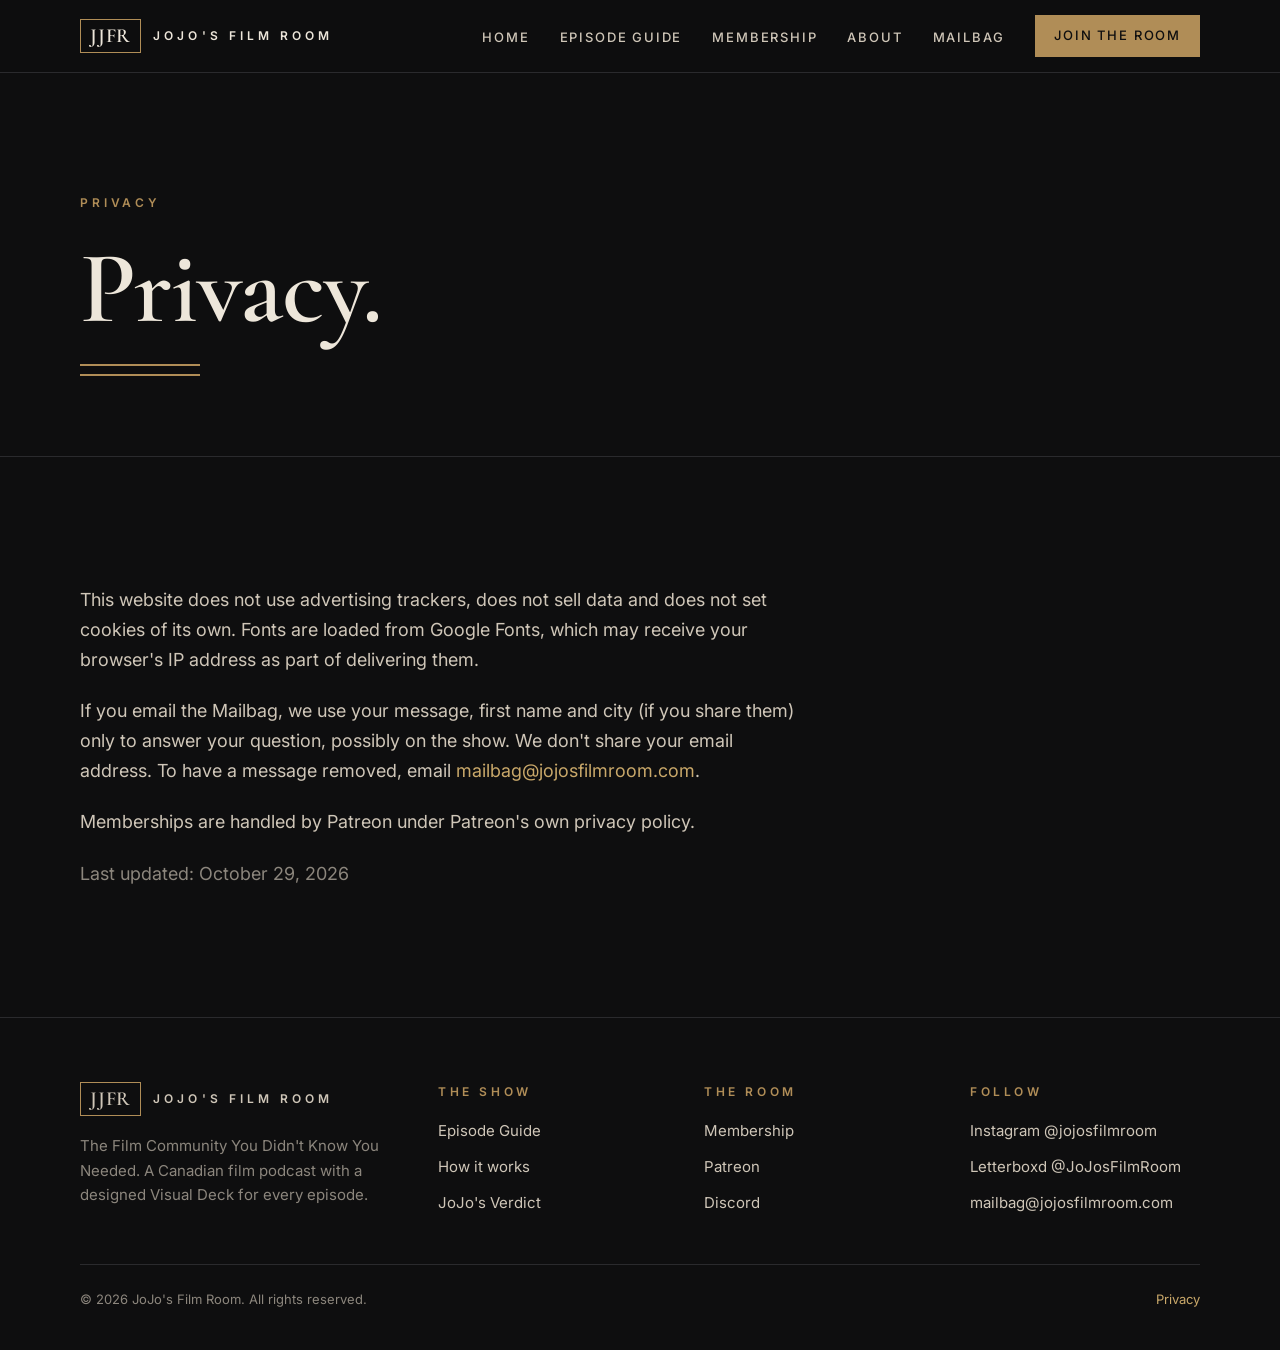
<file: privacy.html>
<!doctype html>
<html lang="en-CA">
<head>
<meta charset="utf-8">
<meta name="viewport" content="width=device-width, initial-scale=1">
<title>Privacy | JoJo's Film Room</title>
<meta name="description" content="Privacy information for jojosfilmroom.com.">
<meta name="theme-color" content="#0E0E0F">
<link rel="canonical" href="https://jojosfilmroom.com/privacy.html">
<meta property="og:type" content="website">
<meta property="og:site_name" content="JoJo's Film Room">
<meta property="og:title" content="Privacy | JoJo's Film Room">
<meta property="og:description" content="Privacy information for jojosfilmroom.com.">
<meta property="og:image" content="https://jojosfilmroom.com/assets/og-image.png">
<meta name="twitter:card" content="summary_large_image">
<link rel="icon" href="assets/favicon.svg" type="image/svg+xml">
<link rel="icon" href="assets/favicon-32.png" sizes="32x32" type="image/png">
<link rel="apple-touch-icon" href="assets/apple-touch-icon.png">
<link rel="preconnect" href="https://fonts.googleapis.com">
<link rel="preconnect" href="https://fonts.gstatic.com" crossorigin>
<link href="https://fonts.googleapis.com/css2?family=Cormorant+Garamond:ital,wght@0,600;1,600&family=Inter:wght@400;500;600&display=swap" rel="stylesheet">
<link rel="stylesheet" href="assets/site.css">
</head>
<body>
<a class="skip" href="#main">Skip to content</a>
<header class="site-header">
  <nav class="wrap nav" aria-label="Main">
    <a class="brand" href="index.html" aria-label="JoJo's Film Room home"><span class="mono">JJFR</span><span class="name">JoJo's Film Room</span></a>
    <button class="menu-toggle" aria-expanded="false" aria-controls="menu" aria-label="Open menu"><svg width="22" height="22" viewBox="0 0 24 24" fill="none" stroke="currentColor" stroke-width="1.6" aria-hidden="true"><path d="M3 7h18M3 12h18M3 17h18"/></svg></button>
    <ul class="menu" id="menu"><li><a href="index.html">Home</a></li><li><a href="episodes.html">Episode Guide</a></li><li><a href="membership.html">Membership</a></li><li><a href="about.html">About</a></li><li><a href="mailbag.html">Mailbag</a></li><li><a class="btn btn-gold" href="https://www.patreon.com/JJFR">Join the Room</a></li></ul>
  </nav>
</header>
<main id="main">

<section class="page-hero"><div class="wrap"><span class="label">Privacy</span><h1>Privacy.</h1><div class="bars"></div></div></section>
<section><div class="wrap"><div class="prose">
<p>This website does not use advertising trackers, does not sell data and does not set cookies of its own. Fonts are loaded from Google Fonts, which may receive your browser's IP address as part of delivering them.</p>
<p>If you email the Mailbag, we use your message, first name and city (if you share them) only to answer your question, possibly on the show. We don't share your email address. To have a message removed, email <a href="mailto:mailbag@jojosfilmroom.com">mailbag@jojosfilmroom.com</a>.</p>
<p>Memberships are handled by Patreon under Patreon's own privacy policy.</p>
<p class="muted">Last updated: October 29, 2026</p>
</div></div></section>
</main>
<footer class="site-footer">
  <div class="wrap">
    <div class="foot">
      <div>
        <a class="brand" href="index.html"><span class="mono">JJFR</span><span class="name">JoJo's Film Room</span></a>
        <p class="muted" style="margin-top:18px;max-width:320px;font-size:15px">The Film Community You Didn't Know You Needed. A Canadian film podcast with a designed Visual Deck for every episode.</p>
      </div>
      <div><h4>The Show</h4><ul><li><a href="episodes.html">Episode Guide</a></li><li><a href="index.html#format">How it works</a></li><li><a href="index.html#verdict">JoJo's Verdict</a></li></ul></div>
      <div><h4>The Room</h4><ul><li><a href="membership.html">Membership</a></li><li><a href="https://www.patreon.com/JJFR">Patreon</a></li><li><a href="https://discord.gg/d5Jb58QJxV">Discord</a></li></ul></div>
      <div><h4>Follow</h4><ul><li><a href="https://www.instagram.com/jojosfilmroom">Instagram @jojosfilmroom</a></li><li><a href="https://letterboxd.com/jojosfilmroom/" target="_blank" rel="noopener">Letterboxd @JoJosFilmRoom</a></li><li><a href="mailto:mailbag@jojosfilmroom.com">mailbag@jojosfilmroom.com</a></li></ul></div>
    </div>
    <div class="legal"><span>&copy; <span data-year>2026</span> JoJo's Film Room. All rights reserved.</span><span><a href="privacy.html">Privacy</a></span></div>
  </div>
</footer>
<script src="assets/site.js" defer></script>
</body>
</html>
</file>
<file: assets/site.css>
/* JoJo's Film Room — site styles. Brand: black & bone, trimmed in gold. */
:root{
  --black:#0E0E0F; --grey:#1B1A1C; --line:#2A2A2D; --bone:#EDE6DA; --bone-2:#CFC6B8;
  --nitrate:#8C867D; --gold:#B08D57; --gold-hi:#C9A86A; --gold-deep:#7A6236;
  --serif:'Cormorant Garamond',Georgia,'Times New Roman',serif;
  --sans:'Inter',system-ui,-apple-system,'Segoe UI',Roboto,sans-serif;
  --wrap:1200px; --gut:clamp(16px,4vw,40px);
}
*,*::before,*::after{box-sizing:border-box}
html{scroll-behavior:smooth;-webkit-text-size-adjust:100%}
body{margin:0;background:var(--black);color:var(--bone);font-family:var(--sans);font-size:17px;line-height:1.65;-webkit-font-smoothing:antialiased;overflow-x:hidden}
img,svg{display:block;max-width:100%}
a{color:var(--gold-hi);text-decoration:none}
a:hover{color:var(--bone)}
:focus-visible{outline:2px solid var(--gold-hi);outline-offset:3px}
.skip{position:absolute;left:-999px;top:8px;background:var(--gold);color:var(--black);padding:8px 14px;z-index:100}
.skip:focus{left:8px}
.wrap{max-width:var(--wrap);margin:0 auto;padding:0 var(--gut)}
.label{font-size:12px;font-weight:600;letter-spacing:.32em;text-transform:uppercase;color:var(--gold)}
.serif{font-family:var(--serif);font-weight:600}
h1,h2,h3{font-family:var(--serif);font-weight:600;line-height:1.05;margin:0;letter-spacing:-.01em}
h1{font-size:clamp(48px,8vw,104px)}
h2{font-size:clamp(36px,5vw,64px)}
h3{font-size:clamp(24px,2.6vw,32px)}
p{margin:0}
.lede{font-size:clamp(18px,1.6vw,21px);color:var(--bone-2);max-width:640px}
.muted{color:var(--nitrate)}

/* Buttons */
.btn{display:inline-flex;align-items:center;justify-content:center;gap:10px;min-height:48px;padding:0 26px;font-family:var(--sans);font-size:13px;font-weight:600;letter-spacing:.22em;text-transform:uppercase;border:1px solid var(--gold);transition:background .25s,color .25s,border-color .25s}
.btn-gold{background:var(--gold);color:var(--black)}
.btn-gold:hover{background:var(--gold-hi);border-color:var(--gold-hi);color:var(--black)}
.btn-line{color:var(--bone)}
.btn-line:hover{background:var(--gold);color:var(--black)}
.btn-row{display:flex;flex-wrap:wrap;gap:14px}

/* Header */
.site-header{position:sticky;top:0;z-index:50;background:rgba(14,14,15,.92);backdrop-filter:blur(10px);-webkit-backdrop-filter:blur(10px);border-bottom:1px solid var(--line)}
.nav{display:flex;align-items:center;justify-content:space-between;height:72px}
.brand{display:flex;align-items:center;gap:12px;color:var(--bone)}
.brand .mono{font-family:var(--serif);font-weight:600;font-size:20px;letter-spacing:.04em;border:1px solid var(--gold);padding:6px 9px;line-height:1}
.brand .name{font-size:12px;font-weight:600;letter-spacing:.34em;text-transform:uppercase}
.menu{display:flex;align-items:center;gap:30px;list-style:none;margin:0;padding:0}
.menu a{color:var(--bone-2);font-size:13px;font-weight:500;letter-spacing:.14em;text-transform:uppercase}
.menu a:hover,.menu a[aria-current="page"]{color:var(--gold-hi)}
.menu .btn{min-height:42px;padding:0 18px;color:var(--black)}
.menu-toggle{display:none;background:none;border:1px solid var(--line);color:var(--bone);width:48px;height:48px;align-items:center;justify-content:center;cursor:pointer}
@media (max-width:900px){
  .menu-toggle{display:inline-flex}
  .menu{position:fixed;inset:72px 0 auto 0;flex-direction:column;align-items:stretch;gap:0;background:var(--black);border-bottom:1px solid var(--line);padding:8px var(--gut) 24px;display:none}
  .menu.open{display:flex}
  .menu li a{display:block;padding:16px 0;border-bottom:1px solid var(--line);font-size:15px}
  .menu li:last-child a{margin-top:18px;border:1px solid var(--gold);text-align:center}
}

/* Letterbox wordmark */
.wordmark{display:flex;flex-direction:column;align-items:center;text-align:center}
.wordmark .jojos{font-size:clamp(13px,1.4vw,18px);font-weight:600;letter-spacing:.55em;padding-left:.55em;text-transform:uppercase}
.clapbar{width:100%;height:clamp(10px,1.2vw,16px);margin-top:clamp(12px,1.6vw,20px);border:2px solid var(--gold);background:repeating-linear-gradient(-55deg,var(--gold) 0 14px,var(--black) 14px 28px)}
.wordmark .band{width:100%;background:var(--grey);padding:clamp(14px,2vw,28px) clamp(10px,3vw,40px) clamp(10px,1.6vw,22px)}
.wordmark .fr{font-family:var(--serif);font-weight:600;font-size:clamp(56px,11vw,150px);line-height:1;white-space:nowrap}
.wordmark .fr svg{display:inline-block}
.wordmark .rule{width:100%;height:2px;background:var(--gold)}
.ico-mic{width:.24em;height:.7em;margin:0 .02em;vertical-align:baseline}
.ico-reel{width:.44em;height:.44em;margin:0 .01em;vertical-align:baseline}

/* Hero */
.hero{position:relative;padding:clamp(72px,12vw,150px) 0 clamp(64px,10vw,120px);border-bottom:1px solid var(--line);overflow:hidden}
.hero::before{content:"";position:absolute;inset:clamp(10px,2vw,24px);border:1px solid var(--gold);pointer-events:none;opacity:.7}
.hero .wordmark{max-width:860px;margin:0 auto}
.hero .tag{margin-top:clamp(22px,3vw,34px);font-size:clamp(12px,1.3vw,15px);font-weight:500;letter-spacing:.32em;text-transform:uppercase;color:var(--bone-2)}
.hero .btn-row{justify-content:center;margin-top:clamp(30px,4vw,48px)}
.countdown{display:flex;justify-content:center;gap:clamp(14px,3vw,36px);margin-top:clamp(36px,5vw,56px)}
.countdown div{text-align:center;min-width:64px}
.countdown b{display:block;font-family:var(--serif);font-weight:600;font-size:clamp(36px,5vw,56px);line-height:1;color:var(--bone)}
.countdown span{font-size:11px;letter-spacing:.3em;text-transform:uppercase;color:var(--nitrate)}
.premiere{margin-top:14px;text-align:center;font-size:13px;letter-spacing:.2em;text-transform:uppercase;color:var(--gold)}

/* Sections */
section{padding:clamp(72px,10vw,130px) 0;border-bottom:1px solid var(--line)}
.sec-head{display:flex;flex-direction:column;gap:18px;margin-bottom:clamp(40px,5vw,64px);max-width:760px}
.bone{background:var(--bone);color:var(--black)}
.bone .label{color:var(--gold-deep)} .bone .lede{color:#4A453E} .bone .muted{color:#5E5850}
.bone .btn-line{color:var(--black);border-color:var(--black)} .bone .btn-line:hover{background:var(--black);color:var(--bone)}

/* Acts */
.acts{display:grid;grid-template-columns:repeat(5,minmax(0,1fr));border-top:1px solid var(--gold)}
.act{padding:28px 22px 30px 0;border-right:1px solid var(--line);display:flex;flex-direction:column;gap:12px}
.act:last-child{border-right:0}
.act .num{font-size:12px;font-weight:600;letter-spacing:.3em;color:var(--gold)}
.act h3{font-size:26px}
.act p{font-size:15px;color:var(--bone-2)}
.act + .act{padding-left:22px}
@media (max-width:1000px){.acts{grid-template-columns:repeat(2,minmax(0,1fr))}.act{border-right:0;border-bottom:1px solid var(--line);padding:24px 0!important}.act:nth-child(odd){padding-right:20px!important}}
@media (max-width:600px){.acts{grid-template-columns:1fr}}

/* Feature split */
.split{display:grid;grid-template-columns:minmax(0,1.05fr) minmax(0,1fr);gap:clamp(36px,6vw,90px);align-items:center}
@media (max-width:900px){.split{grid-template-columns:1fr}}
.deck-mock{aspect-ratio:16/10;background:var(--black);border:1px solid var(--gold);padding:clamp(14px,2.4vw,26px);display:flex;flex-direction:column;justify-content:space-between;box-shadow:0 40px 80px -40px rgba(0,0,0,.6)}
.deck-mock .top{display:flex;justify-content:space-between;align-items:center;font-size:10px;letter-spacing:.3em;text-transform:uppercase;color:var(--gold)}
.deck-mock .bars{height:8px;border-top:2px solid var(--gold);border-bottom:2px solid var(--gold)}
.deck-mock .title{font-family:var(--serif);font-weight:600;font-size:clamp(26px,3.4vw,44px);color:var(--bone);line-height:1}
.deck-mock .diagram{display:grid;grid-template-columns:repeat(3,minmax(0,1fr));gap:8px}
.deck-mock .diagram i{display:block;aspect-ratio:16/9;border:1px solid #3A3A40;background:linear-gradient(135deg,#1B1A1C,#141416);position:relative}
.deck-mock .diagram i::after{content:attr(data-s);position:absolute;left:6px;bottom:4px;font-style:normal;font-size:9px;letter-spacing:.2em;color:var(--nitrate)}
.ticks{list-style:none;margin:28px 0 0;padding:0;display:grid;gap:14px}
.ticks li{display:flex;gap:14px;align-items:flex-start}
.ticks svg{flex:none;width:22px;height:22px;margin-top:3px}

/* Verdict */
.verdict{display:grid;grid-template-columns:repeat(4,minmax(0,1fr));gap:0;border-top:1px solid var(--gold-deep)}
.verdict div{padding:30px 20px 30px 0;border-right:1px solid #D9CFBC}
.verdict div:last-child{border-right:0}
.verdict div + div{padding-left:20px}
.verdict b{display:block;font-family:var(--serif);font-weight:600;font-size:clamp(26px,2.6vw,34px);line-height:1.05}
.verdict .top b{font-style:italic}
.verdict .top b::before{content:"";display:block;width:32px;height:2px;background:var(--gold-deep);margin-bottom:16px}
.verdict span{display:block;margin-top:10px;font-size:15px;color:#4A453E}
@media (max-width:800px){.verdict{grid-template-columns:1fr 1fr}.verdict div{border-right:0;border-bottom:1px solid #D9CFBC;padding:22px 0!important}}
.reels{display:flex;align-items:center;gap:18px;flex-wrap:wrap;margin-top:44px}
.reels .row{display:flex;gap:8px}
.reels svg{width:34px;height:34px}

/* Tiers */
.tiers{display:grid;grid-template-columns:repeat(3,minmax(0,1fr));gap:20px}
@media (max-width:960px){.tiers{grid-template-columns:1fr}}
.tier{border:1px solid var(--line);padding:clamp(26px,3vw,38px);display:flex;flex-direction:column;gap:18px;background:var(--black)}
.tier.feature{border-color:var(--gold);box-shadow:inset 0 0 0 6px var(--black),inset 0 0 0 7px rgba(176,141,87,.45)}
.tier .price{font-family:var(--serif);font-weight:600;font-size:52px;line-height:1}
.tier .price small{font-family:var(--sans);font-size:14px;font-weight:500;color:var(--nitrate);letter-spacing:.06em}
.tier ul{list-style:none;margin:0;padding:0;display:grid;gap:10px;font-size:15px;color:var(--bone-2)}
.tier li{display:flex;gap:10px}
.tier li::before{content:"";flex:none;width:12px;height:1px;background:var(--gold);margin-top:12px}
.tier .btn{margin-top:auto}
.flag{align-self:flex-start;font-size:11px;font-weight:600;letter-spacing:.28em;text-transform:uppercase;color:var(--black);background:var(--gold);padding:5px 10px}

/* Episodes */
.ep-grid{display:grid;grid-template-columns:repeat(3,minmax(0,1fr));gap:20px}
@media (max-width:960px){.ep-grid{grid-template-columns:repeat(2,minmax(0,1fr))}}
@media (max-width:620px){.ep-grid{grid-template-columns:1fr}}
.ep{border:1px solid var(--line);display:flex;flex-direction:column}
.ep .art{aspect-ratio:1/1;background:var(--black);border-bottom:1px solid var(--line);display:flex;flex-direction:column;align-items:center;justify-content:center;gap:10px;box-shadow:inset 0 0 0 14px var(--black),inset 0 0 0 15px rgba(176,141,87,.6)}
.ep .art .n{font-family:var(--serif);font-weight:600;font-size:88px;line-height:1}
.ep .art .bars{width:56%;height:10px;border-top:2px solid var(--gold);border-bottom:2px solid var(--gold)}
.ep .body{padding:24px;display:flex;flex-direction:column;gap:10px;flex-grow:1}
.ep .meta{font-size:12px;letter-spacing:.22em;text-transform:uppercase;color:var(--gold)}
.ep h3{font-size:28px}
.ep p{font-size:15px;color:var(--bone-2)}
.listen{display:flex;flex-wrap:wrap;gap:10px;margin-top:6px}
.listen a{font-size:12px;letter-spacing:.16em;text-transform:uppercase;border:1px solid var(--line);padding:8px 12px;color:var(--bone-2)}
.listen a:hover{border-color:var(--gold);color:var(--bone)}

/* Page hero (inner pages) */
.page-hero{padding:clamp(70px,10vw,120px) 0 clamp(50px,7vw,80px);border-bottom:1px solid var(--line)}
.page-hero .wrap{display:flex;flex-direction:column;gap:22px}
.page-hero .bars{width:120px;height:12px;border-top:2px solid var(--gold);border-bottom:2px solid var(--gold)}

/* Prose */
.prose{max-width:720px;display:grid;gap:22px;font-size:18px;color:var(--bone-2)}
.prose h2{color:var(--bone);font-size:clamp(30px,3.4vw,42px);margin-top:18px}
.prose strong{color:var(--bone)}
.quote{font-family:var(--serif);font-style:italic;font-size:clamp(28px,3.2vw,40px);line-height:1.2;color:var(--bone);border-left:2px solid var(--gold);padding-left:24px}

/* FAQ */
.faq{max-width:820px;border-top:1px solid var(--line)}
.faq details{border-bottom:1px solid var(--line);padding:22px 0}
.faq summary{cursor:pointer;list-style:none;display:flex;justify-content:space-between;gap:20px;font-family:var(--serif);font-weight:600;font-size:24px;min-height:44px;align-items:center}
.faq summary::-webkit-details-marker{display:none}
.faq summary::after{content:"+";color:var(--gold);font-family:var(--sans);font-size:26px;font-weight:300}
.faq details[open] summary::after{content:"–"}
.faq details p{margin-top:12px;color:var(--bone-2);max-width:680px}

/* Mailbag card */
.mail-card{border:1px solid var(--gold);padding:clamp(28px,4vw,56px);display:grid;gap:22px;max-width:820px}
.mail-card .addr{font-family:var(--serif);font-weight:600;font-size:clamp(26px,4vw,44px);word-break:break-word;color:var(--bone)}

/* CTA band */
.cta{text-align:center}
.cta .wrap{display:flex;flex-direction:column;align-items:center;gap:22px}
.cta .lede{margin:0 auto}

/* Footer */
.site-footer{padding:64px 0 40px;background:var(--black)}
.foot{display:grid;grid-template-columns:1.4fr 1fr 1fr 1fr;gap:36px}
@media (max-width:900px){.foot{grid-template-columns:1fr 1fr}}
@media (max-width:520px){.foot{grid-template-columns:1fr}}
.foot h4{margin:0 0 14px;font-size:12px;font-weight:600;letter-spacing:.3em;text-transform:uppercase;color:var(--gold)}
.foot ul{list-style:none;margin:0;padding:0;display:grid;gap:8px}
.foot a{color:var(--bone-2);font-size:15px}
.foot a:hover{color:var(--gold-hi)}
.legal{display:flex;flex-wrap:wrap;justify-content:space-between;gap:12px;margin-top:48px;padding-top:24px;border-top:1px solid var(--line);font-size:13px;color:var(--nitrate)}

/* Reveal on scroll */
.reveal{opacity:0;transform:translateY(18px);transition:opacity .8s ease,transform .8s ease}
.reveal.in{opacity:1;transform:none}
@media (prefers-reduced-motion:reduce){.reveal{opacity:1;transform:none;transition:none}html{scroll-behavior:auto}}
</file>
